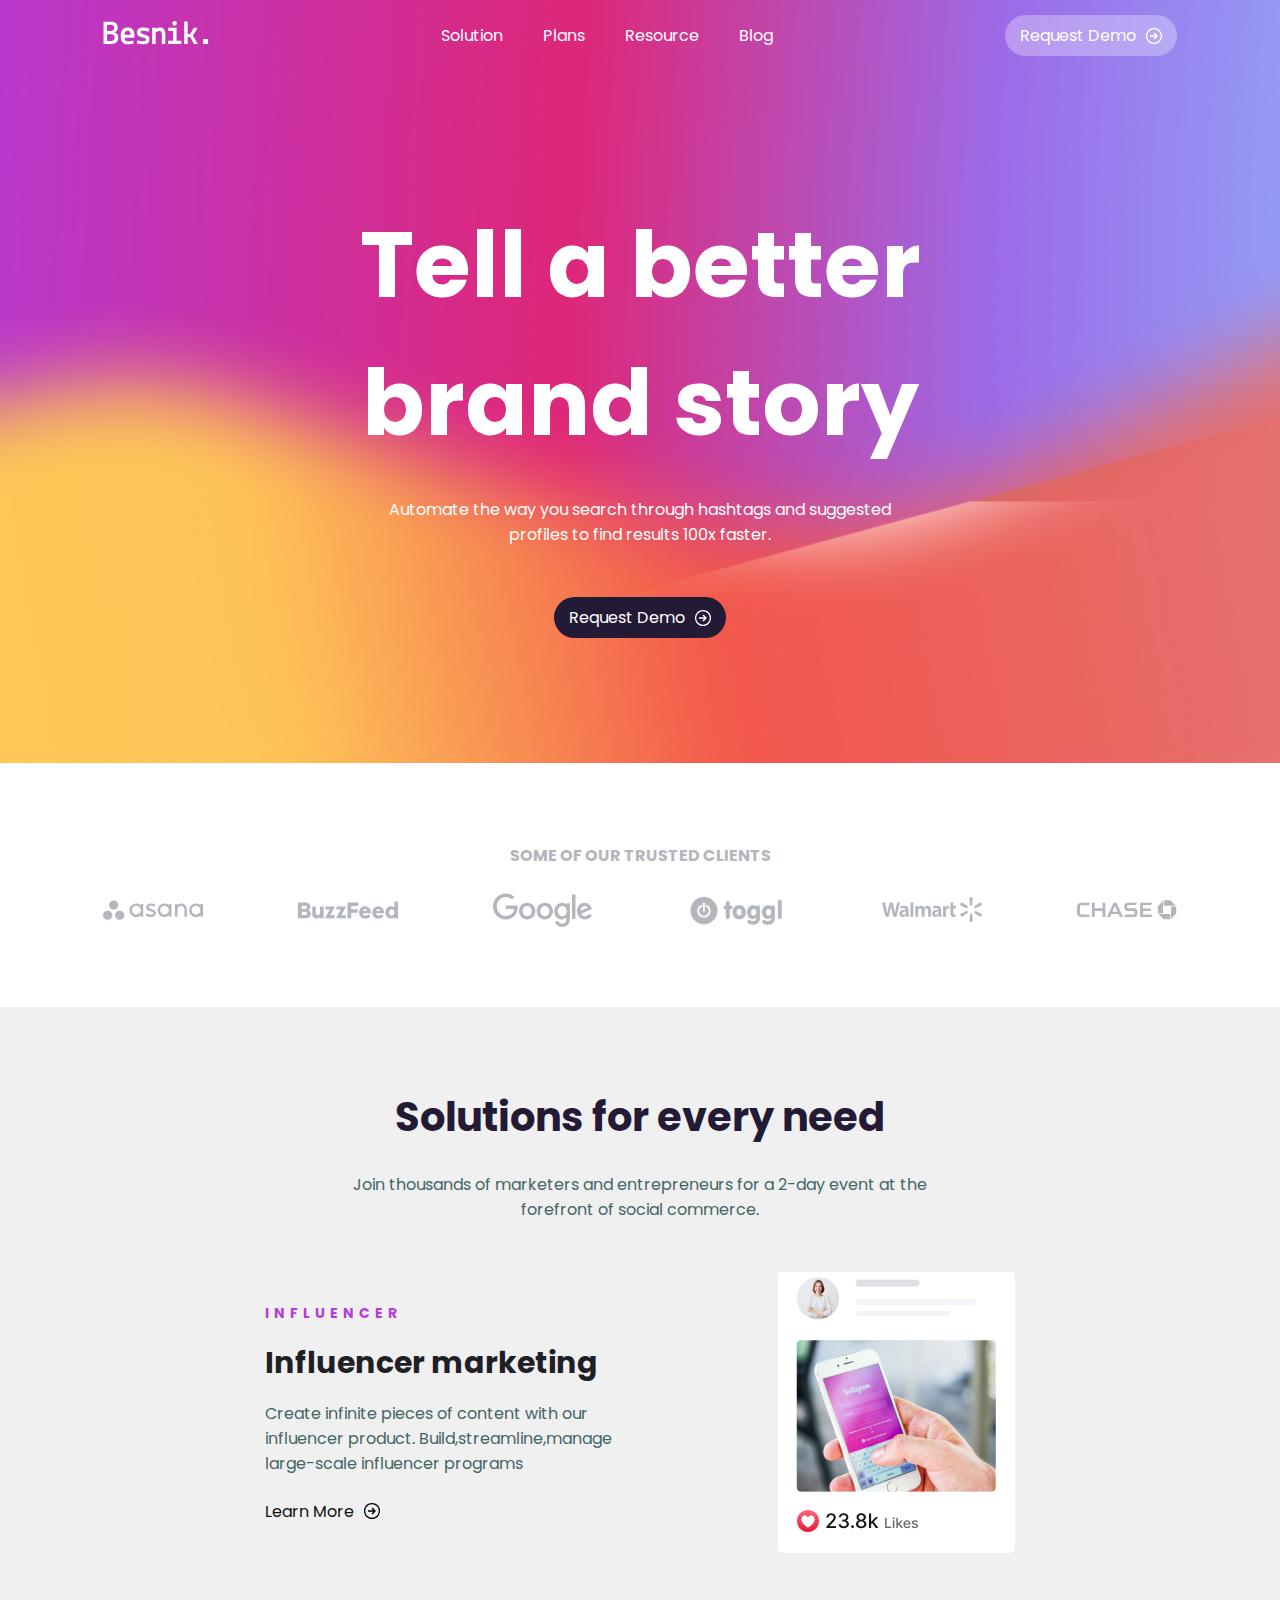
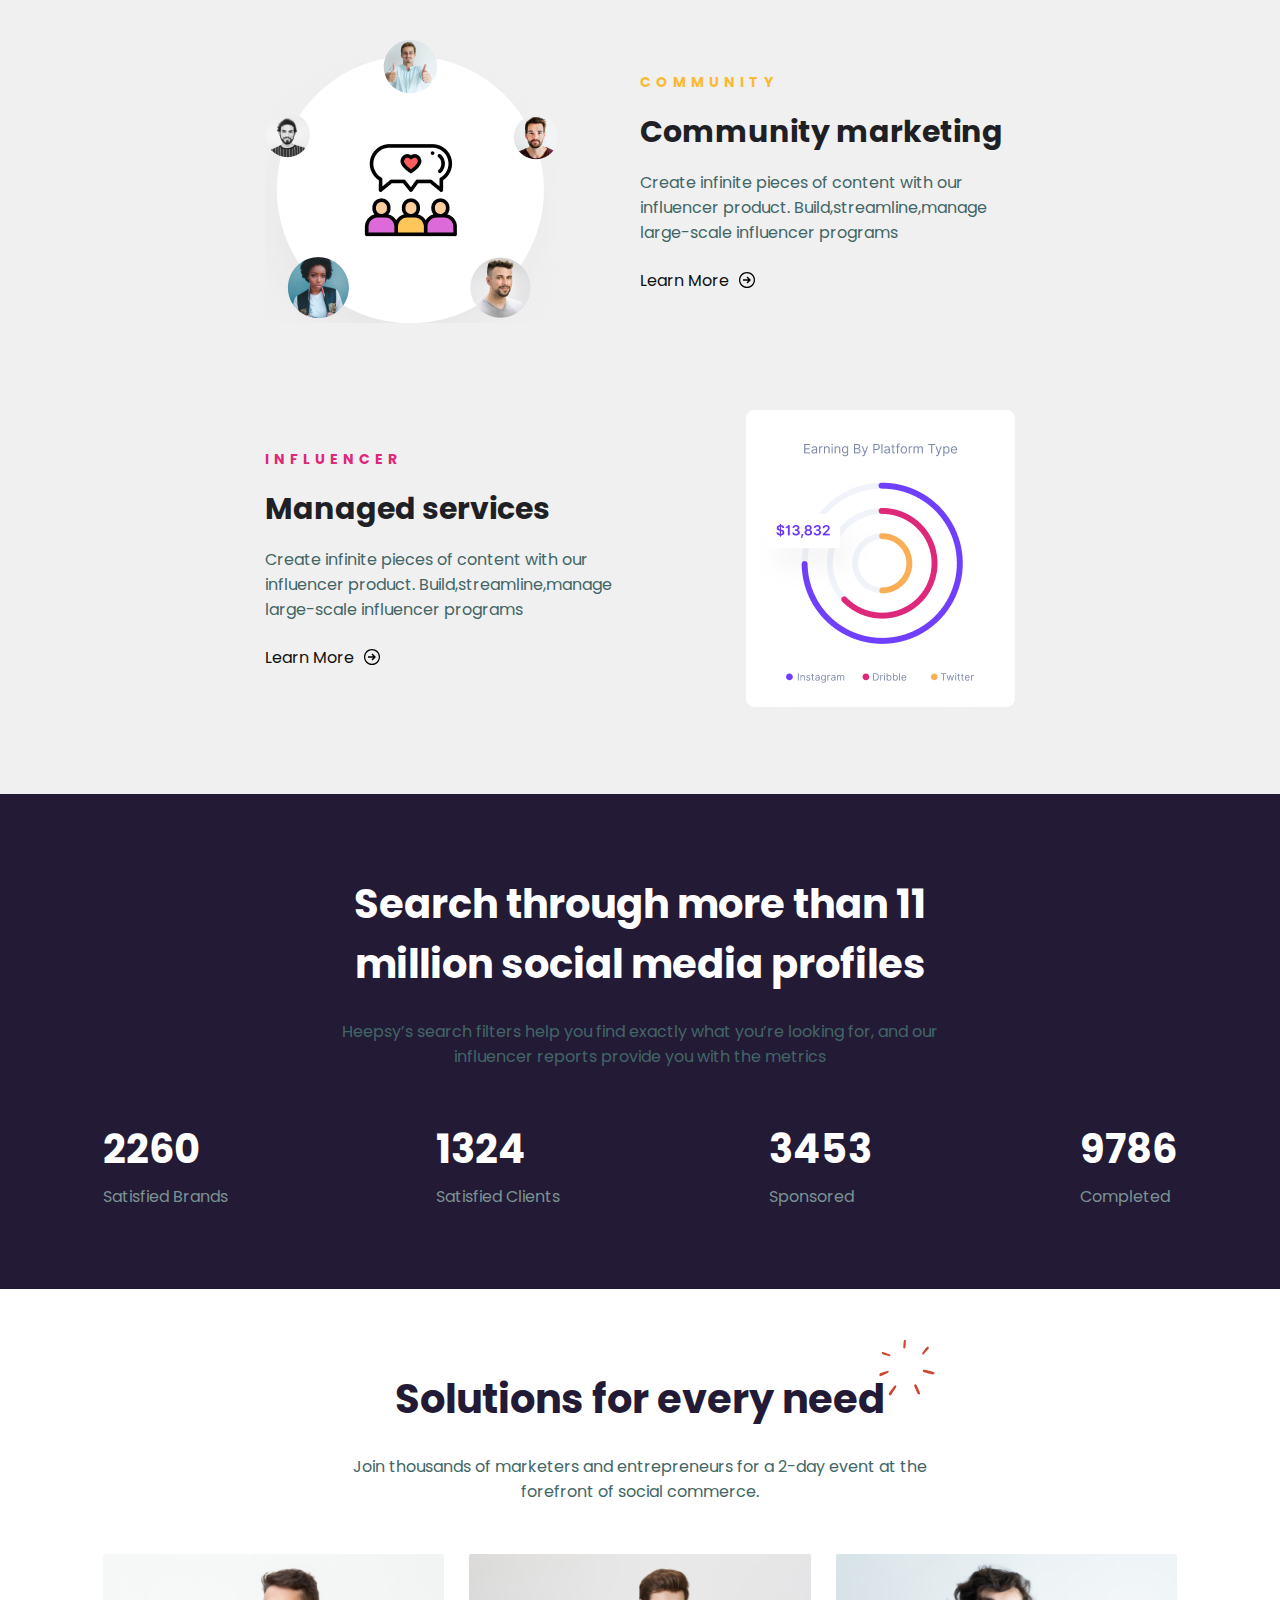
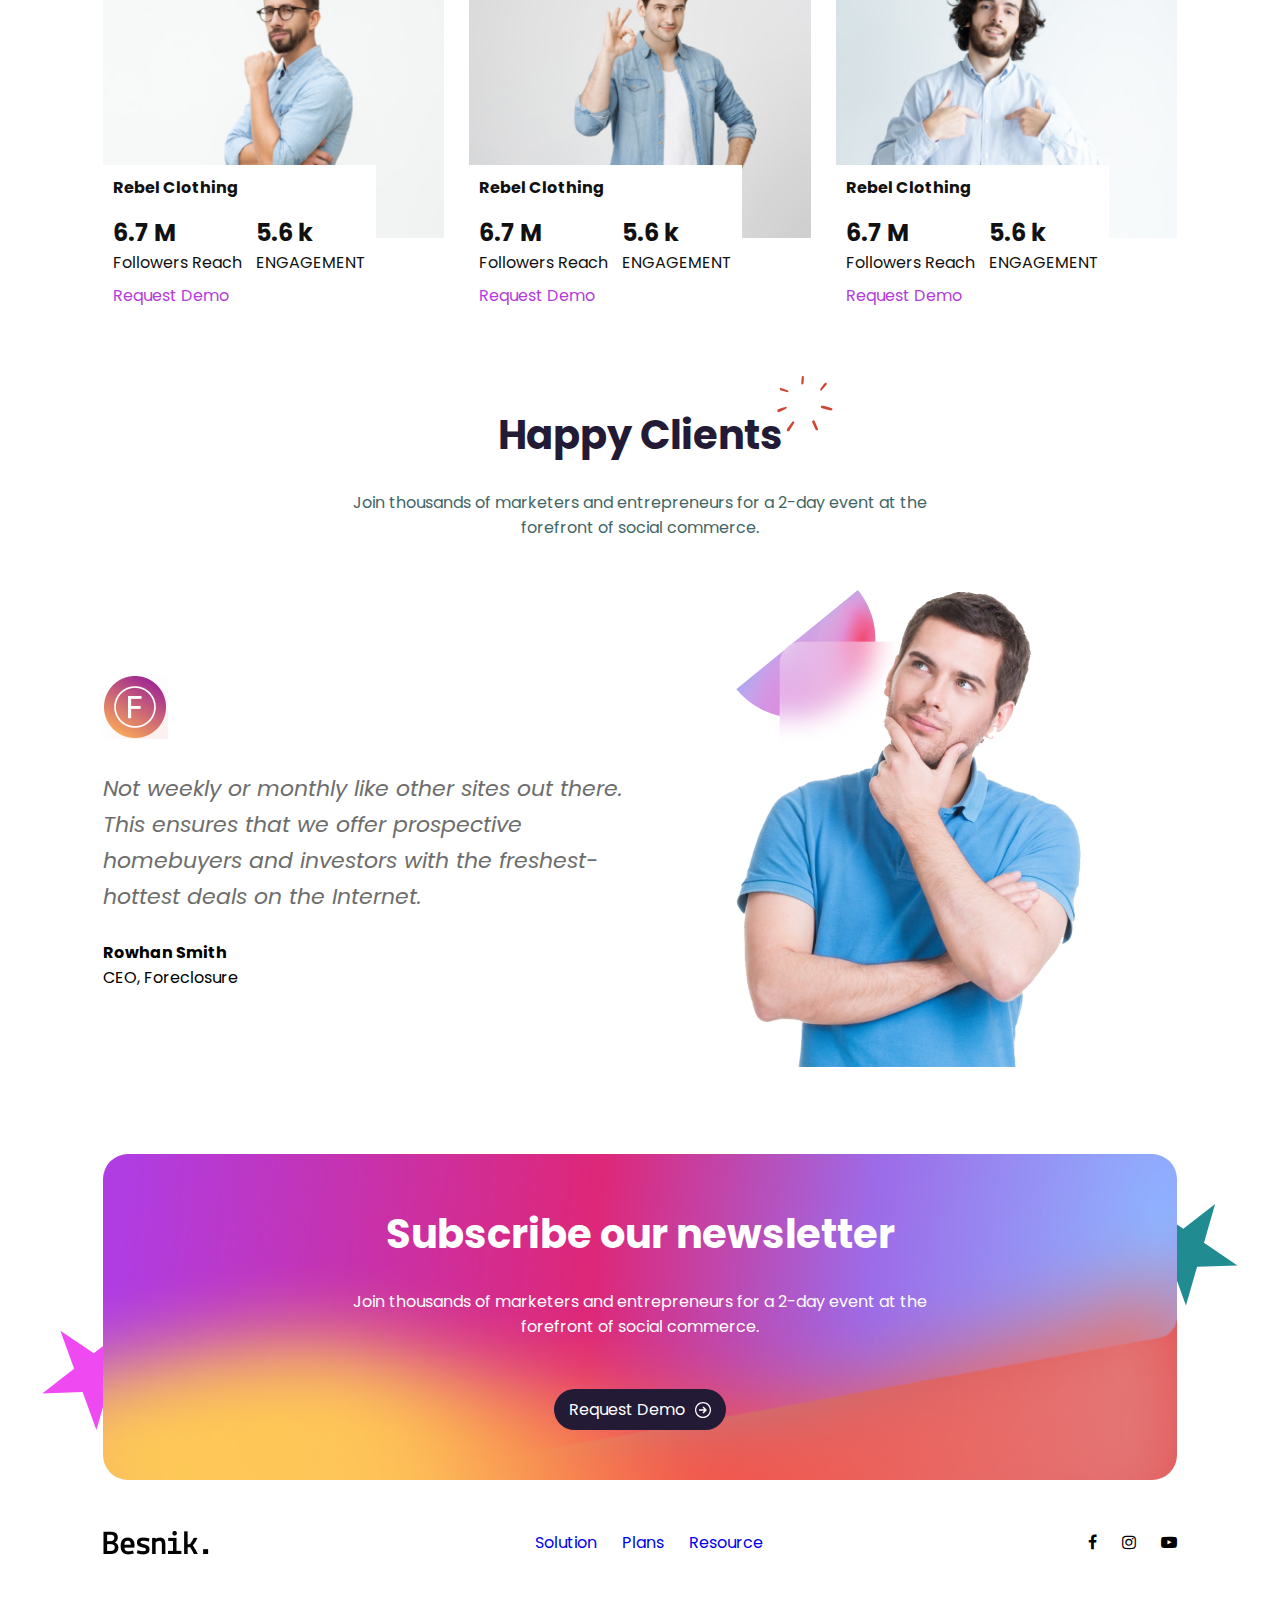
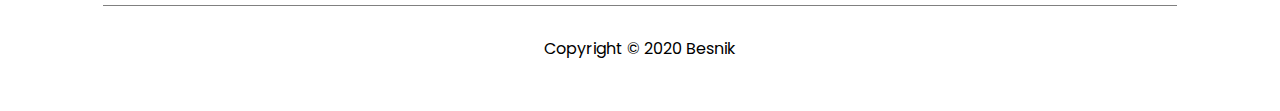
<file: besnik/index.html>
<!DOCTYPE html>
<html lang="en">
<head>
    <meta charset="UTF-8">
    <meta http-equiv="X-UA-Compatible" content="IE=edge">
    <meta name="viewport" content="width=device-width, initial-scale=1.0">
    <title>Besnik</title>
    <link rel="stylesheet" href="https://cdnjs.cloudflare.com/ajax/libs/font-awesome/4.7.0/css/font-awesome.min.css">
    <link rel="stylesheet" href="./style.css">
</head>
<body>
   
    <section class="header-banner">
         <!-- Header -->
        <header>
            <div class="container">
            <div class="header-wrapper">
                <div class="logo">
                    <img src="./img/header/besnik.svg" alt="besnik">
                </div>
                <nav>
                    <ul>
                        <li><a href="#">Solution</a></li>
                        <li><a href="#">Plans</a></li>
                        <li><a href="#">Resource</a></li>
                        <li><a href="#">Blog</a></li>
                    </ul>
                </nav>
                <div class="btn trans">
                    <a href="#">Request Demo
                    <img src="./img/arrow.svg" alt="arrow">
                    </a>
                </div>
            </div>
            </div>
        </header>


        <section class="banner">
            <div class="container">
                <div class="banner-wrapper">
                    <h1><span>Tell a better </span>
                    <span>brand story</span></h1>
                    <p><span>Automate the way you search through hashtags and suggested</span>
                        <span>profiles to find results 100x faster.</span></p>
                    <div class="btn primary">
                        <a href="#">Request Demo
                            <img src="./img/arrow.svg" alt="arrow">
                        </a>
                    </div>    
                </div>
            </div>
        </section>
    </section>

    <section class="clients">
        <div class="container">
            <h5>SOME OF OUR TRUSTED CLIENTS</h5>
            <div class="clinets-wrapper">
                <img src="./img/clients/1.svg" alt="">
                <img src="./img/clients/2.svg" alt="">
                <img src="./img/clients/3.svg" alt="">
                <img src="./img/clients/4.svg" alt="">
                <img src="./img/clients/5.svg" alt="">
                <img src="./img/clients/6.svg" alt="">
            </div>
        </div>
    </section>

    <section class="solutions">
        <div class="container">
            
            <div class="section-heading">
                <h2>Solutions for every need</h2>
                <p>Join thousands of marketers and entrepreneurs for a 2-day event at
                the forefront of social commerce.</p>
            </div>

            <div class="solution-wrapper">
                <div class="solution-box-text">
                    <span>Influencer</span>
                    <h3>Influencer marketing</h3>
                    <p>Create infinite pieces of content with our influencer product. 
                        Build,streamline,manage large-scale influencer programs</p>
                    <div class="btn primary">
                        <a href="#">Learn More
                            <img src="./img/arrow.svg" alt="arrow">
                        </a>
                    </div>      
                </div>
                <div class="solution-box-img">
                        <img src="./img/solution/likes.png" alt="likes">
                </div>
            </div>

            <div class="solution-wrapper">
                <div class="solution-box-img">
                    <img src="./img/solution/community.png" alt="community">
                </div>
                <div class="solution-box-text">
                    <span>Community</span>
                    <h3>Community marketing</h3>
                    <p>Create infinite pieces of content with our influencer product. 
                        Build,streamline,manage large-scale influencer programs</p>
                    <div class="btn primary">
                        <a href="#">Learn More
                            <img src="./img/arrow.svg" alt="arrow">
                        </a>
                    </div>      
                </div>
                
            </div>

            <div class="solution-wrapper">
                <div class="solution-box-text">
                    <span>Influencer</span>
                    <h3>Managed services</h3>
                    <p>Create infinite pieces of content with our influencer product. 
                        Build,streamline,manage large-scale influencer programs</p>
                    <div class="btn primary">
                        <a href="#">Learn More
                            <img src="./img/arrow.svg" alt="arrow">
                        </a>
                    </div>      
                </div>
                <div class="solution-box-img">
                        <img src="./img/solution/services.png" alt="services">
                </div>
            </div>
            
        </div>
    </section>

    <section class="social-media">
       <div class="container">
        <div class="section-heading">
            <h2>Search through more than 11 million social media profiles</h2>
            <p>Heepsy’s search filters help you find exactly what you’re looking for, 
                and our influencer reports provide you with the metrics</p>
        </div>

        <div class="sm-wrapper">
            <div>
                <h2>2260</h2>
                <span>Satisfied Brands</span>
            </div>
            <div>
                <h2>1324</h2>
                <span>Satisfied Clients</span>
            </div>
            <div>
                <h2>3453</h2>
                <span>Sponsored</span>
            </div>
            <div>
                <h2>9786</h2>
                <span>Completed</span>
            </div>
        </div>
       </div>
    </section>

    <section class="need">
        <div class="container">
            <div class="section-heading">
                <h2>Solutions for every need
                    <img class="ab-img" src="./img/happy/ring.png" alt="ring">
                </h2>
                <p>Join thousands of marketers and entrepreneurs for a 2-day event at
                the forefront of social commerce.</p>
            </div>

            <div class="need-wrapper">
                <!-- 1st CHILD -->
              <div class="need-box">
                <img src="./img/need/1.png" alt="men">
                <div class="need-box-ab">
                    <h5>Rebel Clothing</h5>
                    <div class="need-box-inner">
                        <div>
                            <h4>6.7 M</h4>
                            <span>Followers Reach</span>
                        </div>
                        <div>
                            <h4>5.6 k</h4>
                            <span>ENGAGEMENT</span>
                        </div>
                    </div>
                     <div class="btn primary">
                        <a href="#">Request Demo
                            <img src="./img/arrow.svg" alt="arrow">
                        </a>
                    </div> 
                </div>
              </div>
              <!-- 2nd CHILD -->
              <div class="need-box">
                <img src="./img/need/2.png" alt="men">
                <div class="need-box-ab">
                    <h5>Rebel Clothing</h5>
                    <div class="need-box-inner">
                        <div>
                            <h4>6.7 M</h4>
                            <span>Followers Reach</span>
                        </div>
                        <div>
                            <h4>5.6 k</h4>
                            <span>ENGAGEMENT</span>
                        </div>
                    </div>
                     <div class="btn primary">
                        <a href="#">Request Demo
                            <img src="./img/arrow.svg" alt="arrow">
                        </a>
                    </div> 
                </div>
              </div>
              <!-- 3rd CHILD -->
              <div class="need-box">
                <img src="./img/need/3.png" alt="men">
                <div class="need-box-ab">
                    <h5>Rebel Clothing</h5>
                    <div  class="need-box-inner">
                        <div>
                            <h4>6.7 M</h4>
                            <span>Followers Reach</span>
                        </div>
                        <div>
                            <h4>5.6 k</h4>
                            <span>ENGAGEMENT</span>
                        </div>
                    </div>
                     <div class="btn primary">
                        <a href="#">Request Demo
                            <img src="./img/arrow.svg" alt="arrow">
                        </a>
                    </div> 
                </div>
              </div>
            </div>
        </div>
    </section>

    <section class="happy">
        <div class="container">
            <div class="section-heading">
                <h2>Happy Clients
                    <img class="ab-img" src="./img/happy/ring.png" alt="ring">
                </h2>
                <p>Join thousands of marketers and entrepreneurs for a 2-day event at
                the forefront of social commerce.</p>
            </div>

            <div class="happy-wrapper">

                <div>
                    <img src="./img/happy/f.png" alt="f">
                    <p>Not weekly or monthly like other sites out there. 
                        This ensures that we offer prospective homebuyers 
                        and investors with the freshest- hottest deals on 
                        the Internet.</p>
                    
                    <div class="person-detail">
                         <h4>Rowhan Smith</h4>
                         <span>CEO, Foreclosure</span>
                    </div>
                </div>

                <div>
                    <img src="./img/happy/men.png" alt="men">
                </div>
            </div>
        </div>
    </section>

    <section class="newsletter">
       <div class="container">
          <div class="newsletter-wrapper">

            <div class="section-heading">
                <h2>Subscribe our newsletter
                </h2>
                <p>Join thousands of marketers and entrepreneurs for a 2-day event at
                the forefront of social commerce.</p>
            </div>

            <div class="btn primary">
                <a href="#">Request Demo
                    <img src="./img/arrow.svg" alt="arrow">
                </a>
            </div> 

            <div>
                <img src="./img/newsletter/star1.svg" alt="">
                <img src="./img/newsletter/star2.svg" alt="">
            </div>
             
          </div>
       </div>
    </section>


    <footer>
        <div class="container">
            <div class="footer-wrapper">
                <img src="./img/header/besnik.png" alt="besnik">
                <ul>
                    <li><a href="#">Solution</a></li>
                    <li><a href="#">Plans</a></li>
                    <li><a href="#">Resource</a></li>
                </ul>
                <ul>
                    <li><i class="fa fa-facebook" aria-hidden="true"></i></li>
                    <li><i class="fa fa-instagram" aria-hidden="true"></i></li>
                    <li><i class="fa fa-youtube-play" aria-hidden="true"></i></li>
                </ul>
            </div>

            <div class="cp-write">
               <p>Copyright © 2020 Besnik</p>
            </div>
        </div>
    </footer>

    <!-- Hello -->
</body>
</html>
</file>
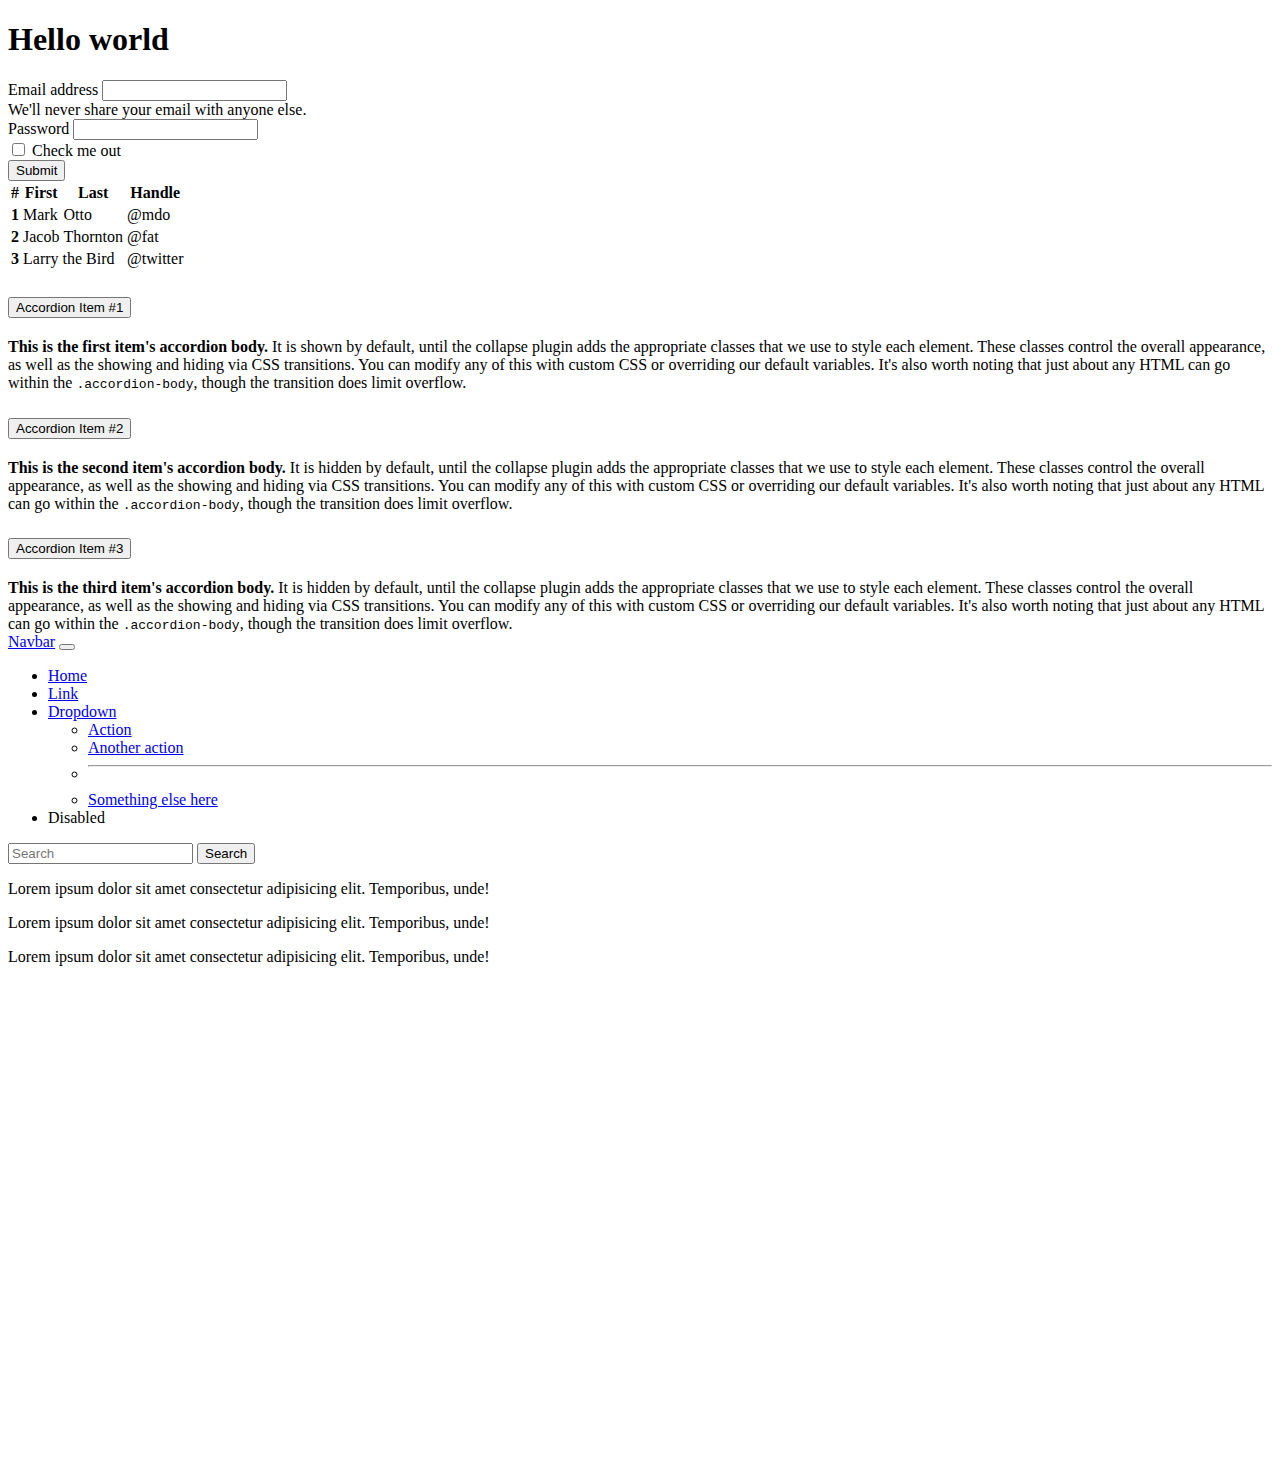
<file: bootstarp/index.html>
<!DOCTYPE html>
<html lang="en">
<head>
    <meta charset="UTF-8">
    <meta http-equiv="X-UA-Compatible" content="IE=edge">
    <meta name="viewport" content="width=device-width, initial-scale=1.0">
    <title>Bootstrap</title>
    <link href="https://cdn.jsdelivr.net/npm/bootstrap@5.3.0-alpha1/dist/css/bootstrap.min.css" rel="stylesheet" integrity="sha384-GLhlTQ8iRABdZLl6O3oVMWSktQOp6b7In1Zl3/Jr59b6EGGoI1aFkw7cmDA6j6gD" crossorigin="anonymous">
</head>
<body>

    <div class="container">
        <h1 class="bg bg-success display-1">Hello world</h1>


        <form class="mt-5">
            <div class="mb-3">
              <label for="exampleInputEmail1" class="form-label">Email address</label>
              <input type="email" class="form-control" id="exampleInputEmail1" aria-describedby="emailHelp">
              <div id="emailHelp" class="form-text">We'll never share your email with anyone else.</div>
            </div>
            <div class="mb-3">
              <label for="exampleInputPassword1" class="form-label">Password</label>
              <input type="password" class="form-control" id="exampleInputPassword1">
            </div>
            <div class="mb-3 form-check">
              <input type="checkbox" class="form-check-input" id="exampleCheck1">
              <label class="form-check-label" for="exampleCheck1">Check me out</label>
            </div>
            <button type="submit" class="btn btn-primary">Submit</button>
          </form>


          <table class="table table-dark mt-5 table-striped">
            <thead>
              <tr>
                <th scope="col">#</th>
                <th scope="col">First</th>
                <th scope="col">Last</th>
                <th scope="col">Handle</th>
              </tr>
            </thead>
            <tbody>
              <tr>
                <th scope="row">1</th>
                <td>Mark</td>
                <td>Otto</td>
                <td>@mdo</td>
              </tr>
              <tr>
                <th scope="row">2</th>
                <td>Jacob</td>
                <td>Thornton</td>
                <td>@fat</td>
              </tr>
              <tr>
                <th scope="row">3</th>
                <td colspan="2">Larry the Bird</td>
                <td>@twitter</td>
              </tr>
            </tbody>
          </table>
    </div>


   <div class="container">
    <div class="accordion mt-5" id="accordionExample">
        <div class="accordion-item">
          <h2 class="accordion-header" id="headingOne">
            <button class="accordion-button" type="button" data-bs-toggle="collapse" data-bs-target="#collapseOne" aria-expanded="true" aria-controls="collapseOne">
              Accordion Item #1
            </button>
          </h2>
          <div id="collapseOne" class="accordion-collapse collapse show" aria-labelledby="headingOne" data-bs-parent="#accordionExample">
            <div class="accordion-body">
              <strong>This is the first item's accordion body.</strong> It is shown by default, until the collapse plugin adds the appropriate classes that we use to style each element. These classes control the overall appearance, as well as the showing and hiding via CSS transitions. You can modify any of this with custom CSS or overriding our default variables. It's also worth noting that just about any HTML can go within the <code>.accordion-body</code>, though the transition does limit overflow.
            </div>
          </div>
        </div>
        <div class="accordion-item">
          <h2 class="accordion-header" id="headingTwo">
            <button class="accordion-button collapsed" type="button" data-bs-toggle="collapse" data-bs-target="#collapseTwo" aria-expanded="false" aria-controls="collapseTwo">
              Accordion Item #2
            </button>
          </h2>
          <div id="collapseTwo" class="accordion-collapse collapse" aria-labelledby="headingTwo" data-bs-parent="#accordionExample">
            <div class="accordion-body">
              <strong>This is the second item's accordion body.</strong> It is hidden by default, until the collapse plugin adds the appropriate classes that we use to style each element. These classes control the overall appearance, as well as the showing and hiding via CSS transitions. You can modify any of this with custom CSS or overriding our default variables. It's also worth noting that just about any HTML can go within the <code>.accordion-body</code>, though the transition does limit overflow.
            </div>
          </div>
        </div>
        <div class="accordion-item">
          <h2 class="accordion-header" id="headingThree">
            <button class="accordion-button collapsed" type="button" data-bs-toggle="collapse" data-bs-target="#collapseThree" aria-expanded="false" aria-controls="collapseThree">
              Accordion Item #3
            </button>
          </h2>
          <div id="collapseThree" class="accordion-collapse collapse" aria-labelledby="headingThree" data-bs-parent="#accordionExample">
            <div class="accordion-body">
              <strong>This is the third item's accordion body.</strong> It is hidden by default, until the collapse plugin adds the appropriate classes that we use to style each element. These classes control the overall appearance, as well as the showing and hiding via CSS transitions. You can modify any of this with custom CSS or overriding our default variables. It's also worth noting that just about any HTML can go within the <code>.accordion-body</code>, though the transition does limit overflow.
            </div>
          </div>
        </div>
      </div>
   </div>



   <div class="container">
    <nav class="navbar navbar-expand-lg bg-body-tertiary mt-5">
        <div class="container-fluid">
          <a class="navbar-brand" href="#">Navbar</a>
          <button class="navbar-toggler" type="button" data-bs-toggle="collapse" data-bs-target="#navbarSupportedContent" aria-controls="navbarSupportedContent" aria-expanded="false" aria-label="Toggle navigation">
            <span class="navbar-toggler-icon"></span>
          </button>
          <div class="collapse navbar-collapse" id="navbarSupportedContent">
            <ul class="navbar-nav me-auto mb-2 mb-lg-0">
              <li class="nav-item">
                <a class="nav-link active" aria-current="page" href="#">Home</a>
              </li>
              <li class="nav-item">
                <a class="nav-link" href="#">Link</a>
              </li>
              <li class="nav-item dropdown">
                <a class="nav-link dropdown-toggle" href="#" role="button" data-bs-toggle="dropdown" aria-expanded="false">
                  Dropdown
                </a>
                <ul class="dropdown-menu">
                  <li><a class="dropdown-item" href="#">Action</a></li>
                  <li><a class="dropdown-item" href="#">Another action</a></li>
                  <li><hr class="dropdown-divider"></li>
                  <li><a class="dropdown-item" href="#">Something else here</a></li>
                </ul>
              </li>
              <li class="nav-item">
                <a class="nav-link disabled">Disabled</a>
              </li>
            </ul>
            <form class="d-flex" role="search">
              <input class="form-control me-2" type="search" placeholder="Search" aria-label="Search">
              <button class="btn btn-outline-success" type="submit">Search</button>
            </form>
          </div>
        </div>
      </nav>
    
   </div>


 <div class="container mt-5">
    <div class="d-flex">
        <div>
          <p>Lorem ipsum dolor sit amet consectetur adipisicing elit. Temporibus, unde!</p>
        </div>
        <div>
          <p>Lorem ipsum dolor sit amet consectetur adipisicing elit. Temporibus, unde!</p>
        </div>
        <div>
          <p>Lorem ipsum dolor sit amet consectetur adipisicing elit. Temporibus, unde!</p>
        </div>
     </div>
 </div>

   <div style="margin-bottom: 500px;"></div>


    <script src="https://cdn.jsdelivr.net/npm/bootstrap@5.3.0-alpha1/dist/js/bootstrap.bundle.min.js" integrity="sha384-w76AqPfDkMBDXo30jS1Sgez6pr3x5MlQ1ZAGC+nuZB+EYdgRZgiwxhTBTkF7CXvN" crossorigin="anonymous"></script>
</body>
</html>
</file>
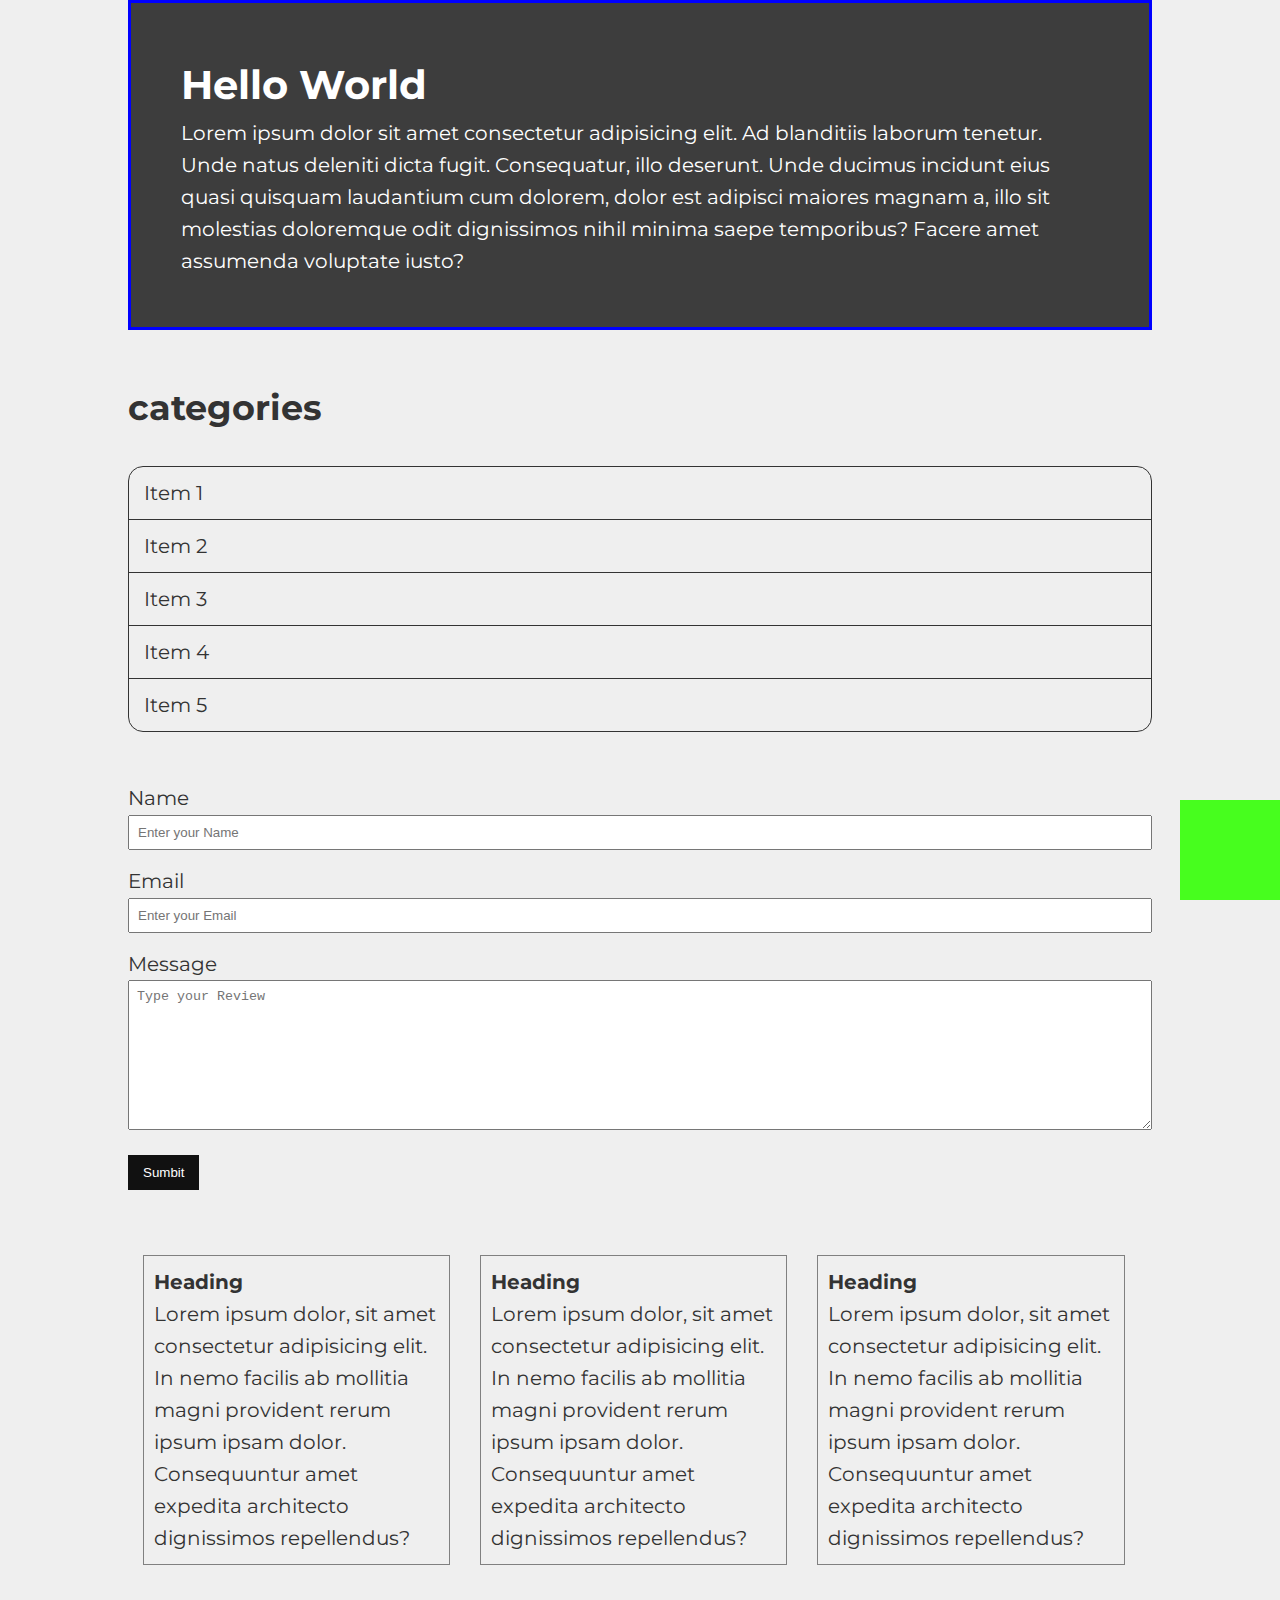
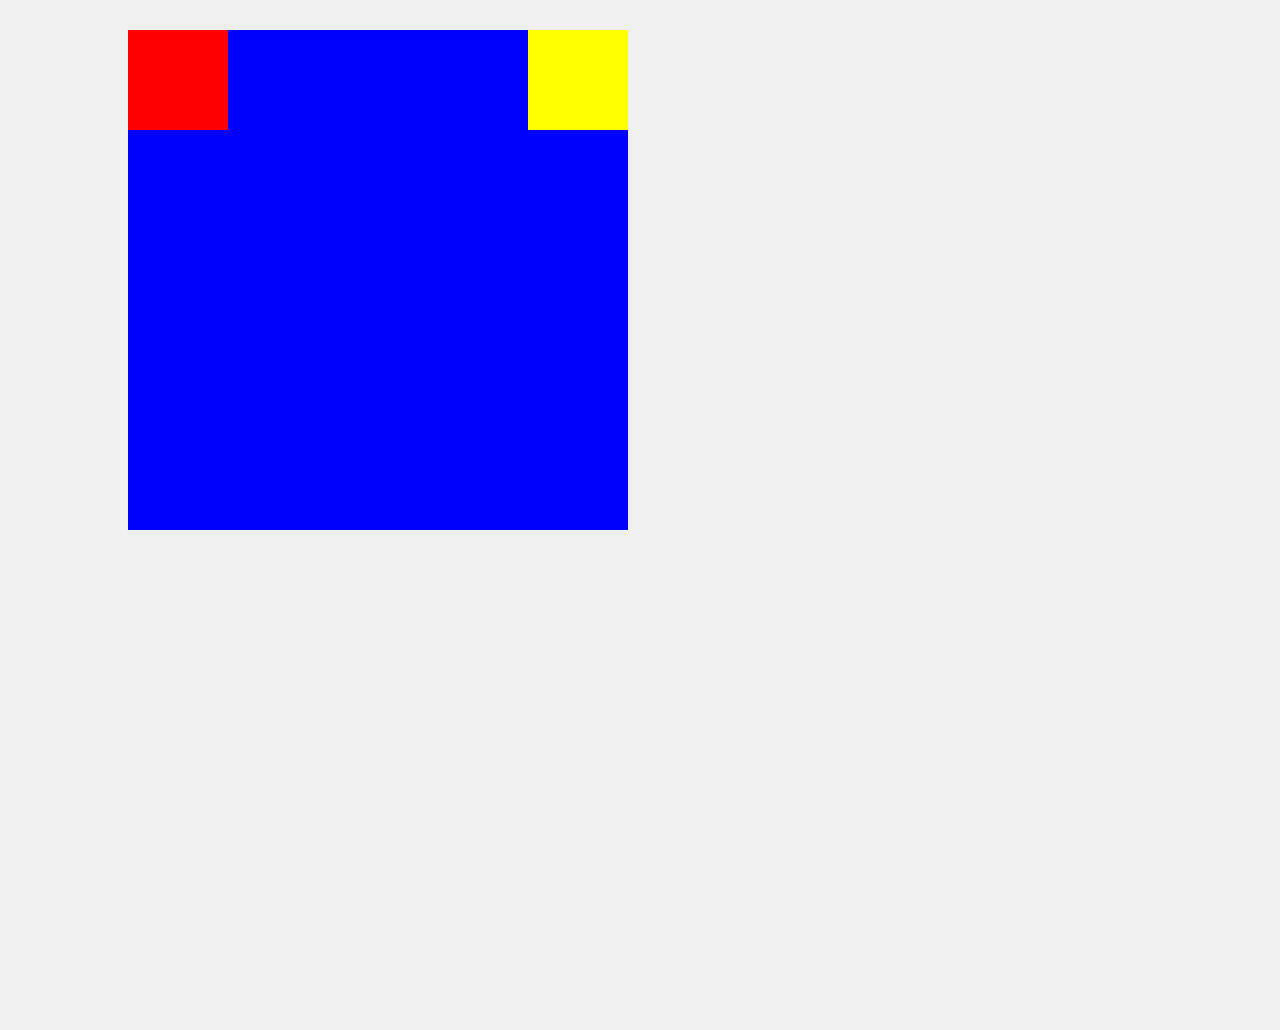
<file: css/index.html>
<!DOCTYPE html>
<html lang="en">
<head>
    <meta charset="UTF-8">
    <meta http-equiv="X-UA-Compatible" content="IE=edge">
    <meta name="viewport" content="width=device-width, initial-scale=1.0">
    <title>CSS</title>
    <!-- <style>
        h1{
            color: blue;
            background-color: green;
        }
    </style> -->
    <link rel="preconnect" href="https://fonts.googleapis.com">
    <link rel="preconnect" href="https://fonts.gstatic.com" crossorigin>
    <link href="https://fonts.googleapis.com/css2?family=Montserrat:wght@400;500;600;700&display=swap" rel="stylesheet">
    <link rel="stylesheet" href="./style.css">
   
</head>
<body>
    <!-- <a href="./test.html">Test</a> -->
    <!-- INLINE CSS -->
    <!-- <h1 style="color: green; background-color: red;">Hello World</h1> -->

    <!-- INTERNAL CSS -->
    <!-- <h1>Hello World</h1> -->

    <!-- EXTERNAL CSS -->

    <div class="container">
        <div class="box">
            <h1>Hello World</h1>
            <p>Lorem ipsum dolor sit amet consectetur 
                adipisicing elit. Ad blanditiis laborum 
                tenetur. Unde natus deleniti dicta fugit. 
                Consequatur, illo deserunt. Unde ducimus 
                incidunt eius quasi quisquam laudantium 
                cum dolorem, dolor est adipisci maiores 
                magnam a, illo sit molestias doloremque 
                odit dignissimos nihil minima saepe 
                temporibus? Facere amet assumenda voluptate 
            iusto?</p>   
        </div>
    </div>

    <section class="categories">
        <div class="container">
            <h2 class="heading">categories</h2>
            <ul>
                <li>Item 1</li>
                <li>Item 2</li>
                <li>Item 3</li>
                <li>Item 4</li>
                <li class="no-border">Item 5</li>
            </ul>
        </div>
    </section>

    <section class="my-form">
       <div class="container">
          <form>
             <div class="form-group">
                <label>Name</label>
                <input type="text" name="name" placeholder="Enter your Name">
             </div>
             <div class="form-group">
                <label>Email</label>
                <input type="email" name="email" placeholder="Enter your Email">
             </div>
             <div class="form-group">
                <label>Message</label>
                <textarea name="message" placeholder="Type your Review"></textarea>
             </div>
             <input class="button" type="submit" value="Sumbit">
          </form>
       </div>
    </section>

    <section class="three-box">
        <div class="container">
            <div class="block">
                <h4>Heading</h4>
                <p>Lorem ipsum dolor, sit amet consectetur adipisicing elit. In nemo facilis ab mollitia magni provident rerum ipsum ipsam dolor. Consequuntur amet expedita architecto dignissimos repellendus?</p>
            </div>
            <div class="block">
                <h4>Heading</h4>
                <p>Lorem ipsum dolor, sit amet consectetur adipisicing elit. In nemo facilis ab mollitia magni provident rerum ipsum ipsam dolor. Consequuntur amet expedita architecto dignissimos repellendus?</p>
            </div>
            <div class="block">
                <h4>Heading</h4>
                <p>Lorem ipsum dolor, sit amet consectetur adipisicing elit. In nemo facilis ab mollitia magni provident rerum ipsum ipsam dolor. Consequuntur amet expedita architecto dignissimos repellendus?</p>
            </div>
            <div class="clr"></div>
        </div>
    </section>
    

    <section class="position">
        <div class="container">
            <div class="pos-box">
                <div class="pos-box-child-1"></div>
                <div class="pos-box-child-2"></div>
                <div class="pos-box-child-3"></div>
                <div class="pos-box-child-4"></div>
                <div class="pos-box-child-5"></div>
                <div class="pos-box-child-6"></div>
                <div class="pos-box-child-7"></div>
                <div class="pos-box-child-8"></div>
            </div>
        </div>
    </section>
   
    <!-- <div class="box-size-1"></div>
    <div class="box-size-2"></div> -->

    <div style="margin-bottom: 500px;">

    </div>

  

   

  
</body>
</html>
</file>
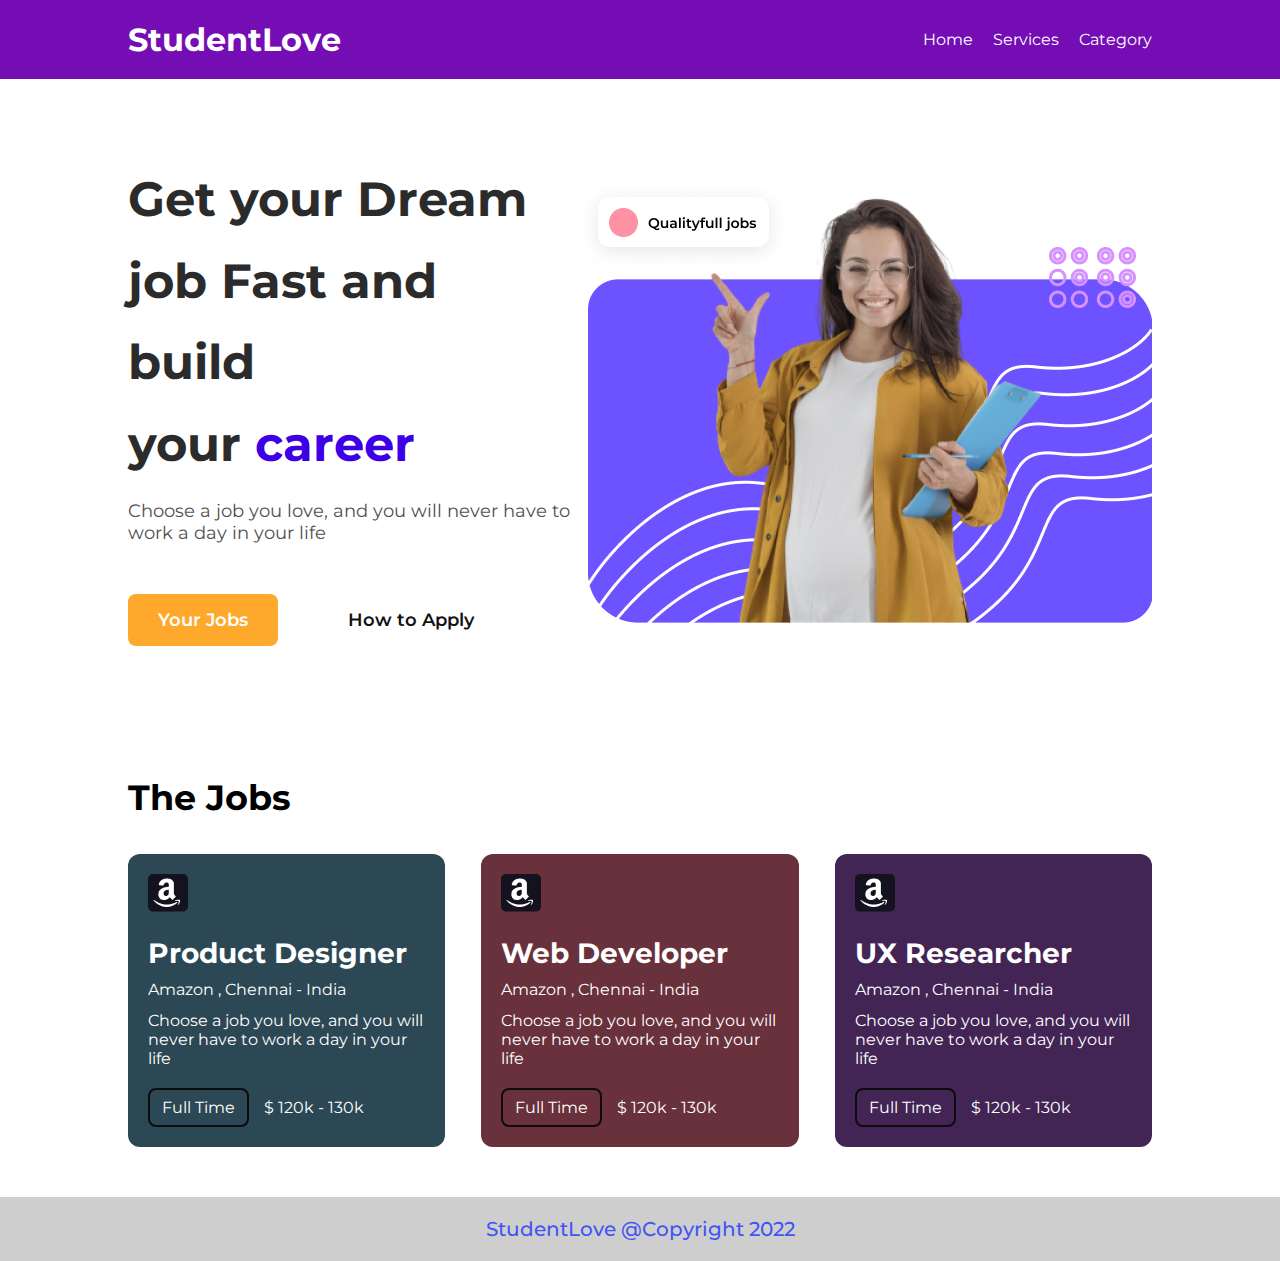
<file: flex-webpage/index.html>
<!DOCTYPE html>
<html lang="en">
<head>
    <meta charset="UTF-8">
    <meta http-equiv="X-UA-Compatible" content="IE=edge">
    <meta name="viewport" content="width=device-width, initial-scale=1.0">
    <title>Flex Webpage</title>
    <link rel="preconnect" href="https://fonts.googleapis.com">
    <link rel="preconnect" href="https://fonts.gstatic.com" crossorigin>
    <link href="https://fonts.googleapis.com/css2?family=Montserrat:wght@400;500;600;700&display=swap" rel="stylesheet">
    <link rel="stylesheet" href="./style.css">
</head>
<body>
    <header>
        <div class="container">
            <div class="header-wrapper">
                <div class="logo">
                    <h4>StudentLove</h4> 
                </div>
                <ul>
                    <li><a href="#">Home</a></li>
                    <li><a href="#">Services</a></li>
                    <li><a href="#">Category</a></li>
                </ul>
            </div>
        </div>
    </header>

    <section class="banner">
        <div class="container">
            <div class="banner-wrapper">
                <!-- First Child -->
               <div>
                 <h1>Get your Dream <br> job Fast and build <br> your <span>career</span></h1>
                 <p>Choose a job you love, and you will never have to 
                    work a day in your life</p>
                    <div class="banner-btn">
                        <a href="#">Your Jobs</a>
                        <a href="#">How to Apply</a>
                    </div>
               </div>
               <!-- Second Child -->
               <div>
                <img src="./img/girl.png" alt="girl">
               </div>
            </div>
        </div>
    </section>

    <section class="jobs">
        <div class="container">
             <h2>The Jobs</h2> 
            <div class="jobs-wrapper">
                <div class="job-box">
                    <img src="./img/am.png" alt="amazon">
                    <h4>Product Designer</h4>
                    <span>Amazon , Chennai - India</span>
                    <p>Choose a job you love, and you will never
                        have to work a day in your life</p>
                    <div class="jobs-btn">
                       <a href="#">Full Time</a> 
                       <span>$ 120k - 130k</span>
                    </div>    
                </div>
                <div class="job-box">
                    <img src="./img/am.png" alt="amazon">
                    <h4>Web Developer</h4>
                    <span>Amazon , Chennai - India</span>
                    <p>Choose a job you love, and you will never
                        have to work a day in your life</p>
                    <div class="jobs-btn">
                       <a href="#">Full Time</a> 
                       <span>$ 120k - 130k</span>
                    </div>    
                </div>
                <div class="job-box">
                    <img src="./img/am.png" alt="amazon">
                    <h4>UX Researcher</h4>
                    <span>Amazon , Chennai - India</span>
                    <p>Choose a job you love, and you will never
                        have to work a day in your life</p>
                    <div class="jobs-btn">
                       <a href="#">Full Time</a> 
                       <span>$ 120k - 130k</span>
                    </div>    
                </div>
                
            </div>
        </div>
    </section>

    <footer>
        <div class="container">
            <p>StudentLove @Copyright 2022</p>
        </div>
    </footer>
 
     
</body>
</html>
</file>
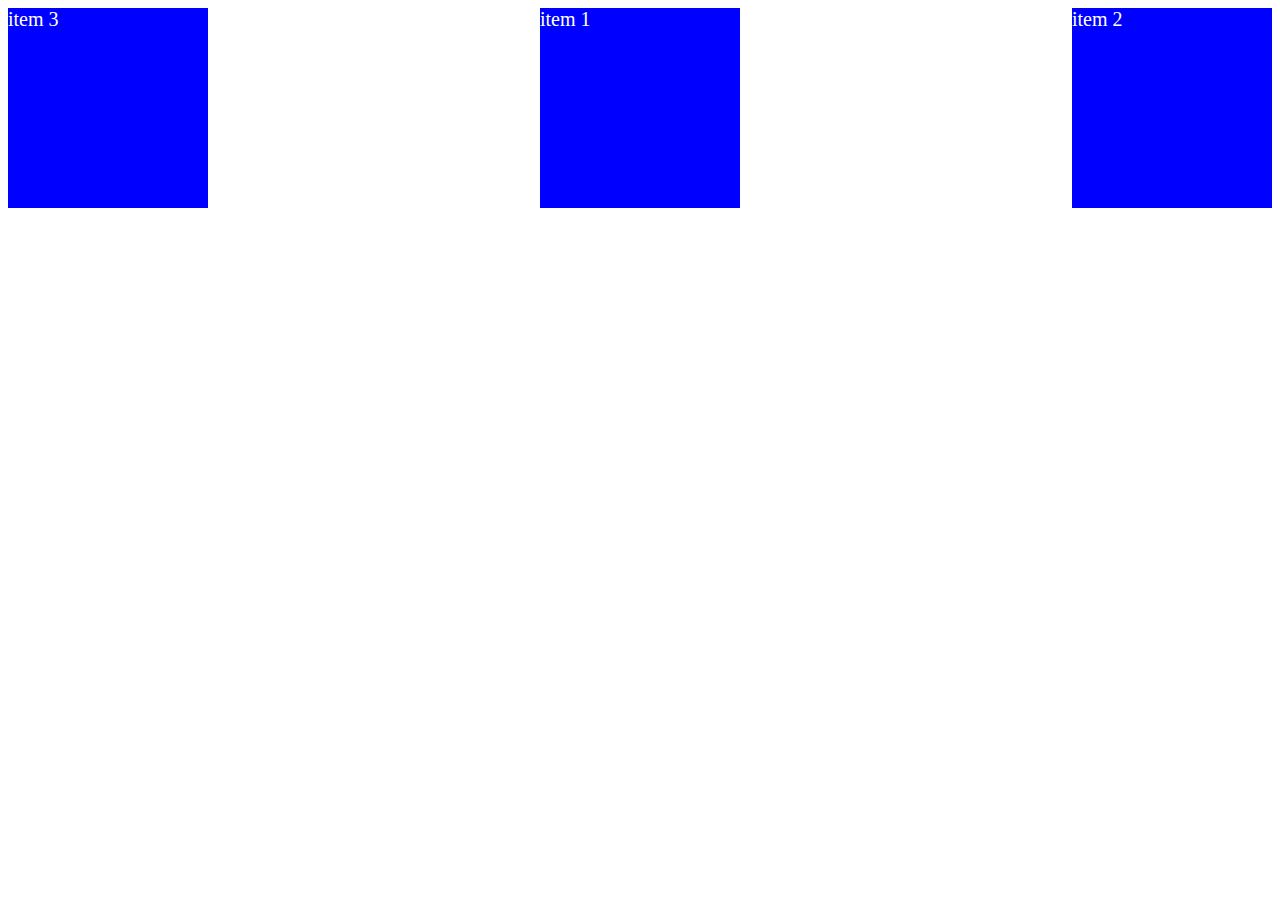
<file: flex/index.html>
<!DOCTYPE html>
<html lang="en">
<head>
    <meta charset="UTF-8">
    <meta http-equiv="X-UA-Compatible" content="IE=edge">
    <meta name="viewport" content="width=device-width, initial-scale=1.0">
    <title>Flex</title>
    <link rel="stylesheet" href="./style.css">
</head>
<body>
    <div class="flex-parent">
        <div class="flex-child">
            item 1
        </div>
        <div class="flex-child">
            item 2
        </div>
        <div class="flex-child">
            item 3
        </div>
    </div>
</body>
</html>
</file>
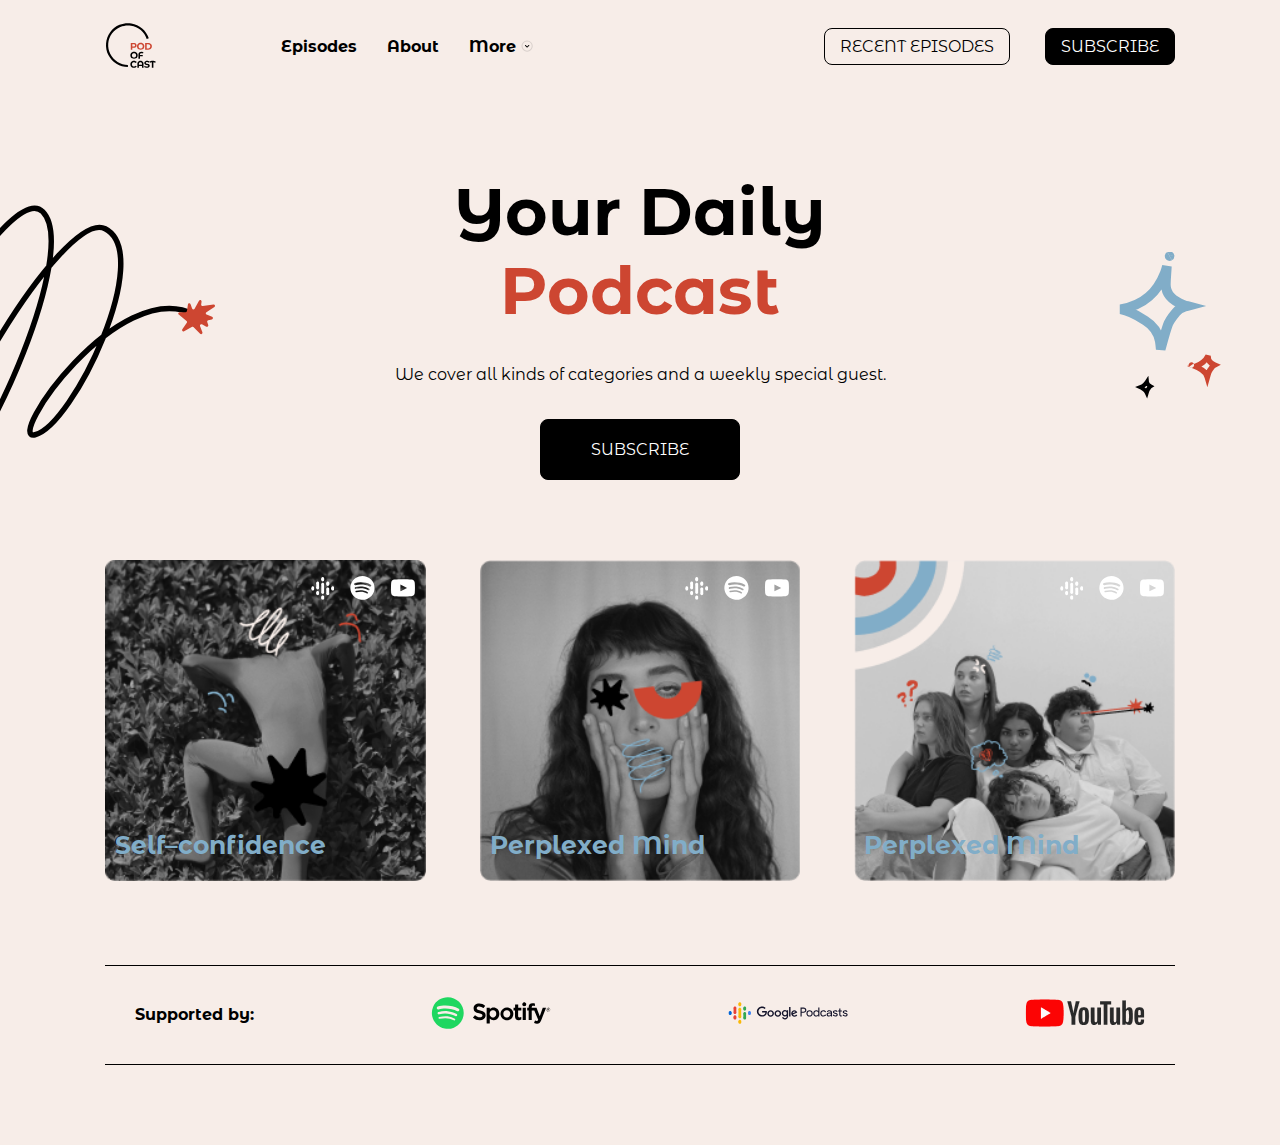
<file: podcast/index.html>
<!DOCTYPE html>
<html lang="en">
<head>
    <meta charset="UTF-8">
    <meta http-equiv="X-UA-Compatible" content="IE=edge">
    <meta name="viewport" content="width=device-width, initial-scale=1.0">
    <title>Podcast</title>
    <link href="https://cdn.jsdelivr.net/npm/bootstrap@5.3.0-alpha1/dist/css/bootstrap.min.css" rel="stylesheet" integrity="sha384-GLhlTQ8iRABdZLl6O3oVMWSktQOp6b7In1Zl3/Jr59b6EGGoI1aFkw7cmDA6j6gD" crossorigin="anonymous">
    <link rel="stylesheet" href="./css/style.css">
</head>
<body>

    <header>
        <div class="container">
            <div class="header-wrapper">
                <div>
                    <img src="./img/logo.svg" alt="">
                    <ul>
                        <li><a href="#">Episodes</a></li>
                        <li><a href="#">About</a></li>

                        <li><a href="#">More <img src="./img/header/icon.svg" alt=""></a>
                           <ul>
                             <li><a href="#">Item 1</a></li>
                             <li><a href="#">Item 2</a></li>
                             <li><a href="#">Item 3</a></li>
                           </ul>
                        </li>
                    </ul>
                </div>
                <div>
                    <a href="#" class="btn">
                        RECENT EPISODES
                    </a>
                    <a href="#" class="btn-solid">
                        SUBSCRIBE
                    </a>
                </div>
            </div>
        </div>
    </header>

     <section class="banner">
           <div class="banner-wrapper"> 
             <div class="container">
                <h1>Your Daily
                    <span>Podcast</span></h1>
                <p>We cover all kinds of categories and
                        a weekly special guest.</p>
                
                <div>
                    <a href="#" class="btn-solid">
                        SUBSCRIBE
                    </a>
                </div>
             </div>
                
                <div class="hang-img">
                    <img src="./img/banner/left.svg" alt="left"> 
                    <img src="./img/banner/right.svg" alt="right"> 
                </div>
           </div>

            <div class="container">
                <div class="banner-img">
                    <div>
                       <img src="./img/banner/1.png" alt="">
                       <h3>Self–confidence</h3>
                       <div class="banner-icon">
                          <a href="#">
                            <img src="./img/banner/supported/icon-podcast.svg" alt="">
                          </a>
                          <a href="#">
                            <img src="./img/banner/supported/icon-spotify.svg" alt="">
                          </a>
                          <a href="#">
                            <img src="./img/banner/supported/icon-youtube.svg" alt="">
                          </a>
                       </div>
                    </div>
                    <div>
                       <img src="./img/banner/2.png" alt="">
                       <h3>Perplexed Mind</h3>
                       <div class="banner-icon">
                          <a href="#">
                            <img src="./img/banner/supported/icon-podcast.svg" alt="">
                          </a>
                          <a href="#">
                            <img src="./img/banner/supported/icon-spotify.svg" alt="">
                          </a>
                          <a href="#">
                            <img src="./img/banner/supported/icon-youtube.svg" alt="">
                          </a>
                       </div>
                    </div>
                    <div>
                       <img src="./img/banner/3.png" alt="">
                       <h3>Perplexed Mind</h3>
                       <div class="banner-icon">
                          <a href="#">
                            <img src="./img/banner/supported/icon-podcast.svg" alt="">
                          </a>
                          <a href="#">
                            <img src="./img/banner/supported/icon-spotify.svg" alt="">
                          </a>
                          <a href="#">
                            <img src="./img/banner/supported/icon-youtube.svg" alt="">
                          </a>
                       </div>
                    </div>
                 </div>
            </div>

            <div class="container">
                <div class="supported">
                    <div>
                        <h4>Supported by:</h4>
                    </div>
                    <div>
                        <img src="./img/banner/supported/spotify.svg" alt="">
                    </div>
                    <div>
                        <img src="./img/banner/supported/podcast.svg" alt="">
                    </div>
                    <div>
                        <img src="./img/banner/supported/youtube.svg" alt="">
                    </div>
                </div>
            </div>
</section> 



    <!-- <div class="test-flex">
       <div></div>
       <div></div>
    </div>
    <div class="test-flex-2">
       <div></div>
       <div></div>
    </div>


    <button class="btn-basic">Click Me</button>
    <button class="btn-hold">Hold Me</button>
    <button class="btn-three">Hold Me</button>

    <h1>Hello</h1> -->
    <script src="https://cdn.jsdelivr.net/npm/bootstrap@5.3.0-alpha1/dist/js/bootstrap.bundle.min.js" integrity="sha384-w76AqPfDkMBDXo30jS1Sgez6pr3x5MlQ1ZAGC+nuZB+EYdgRZgiwxhTBTkF7CXvN" crossorigin="anonymous"></script>
</body>
</html>
</file>
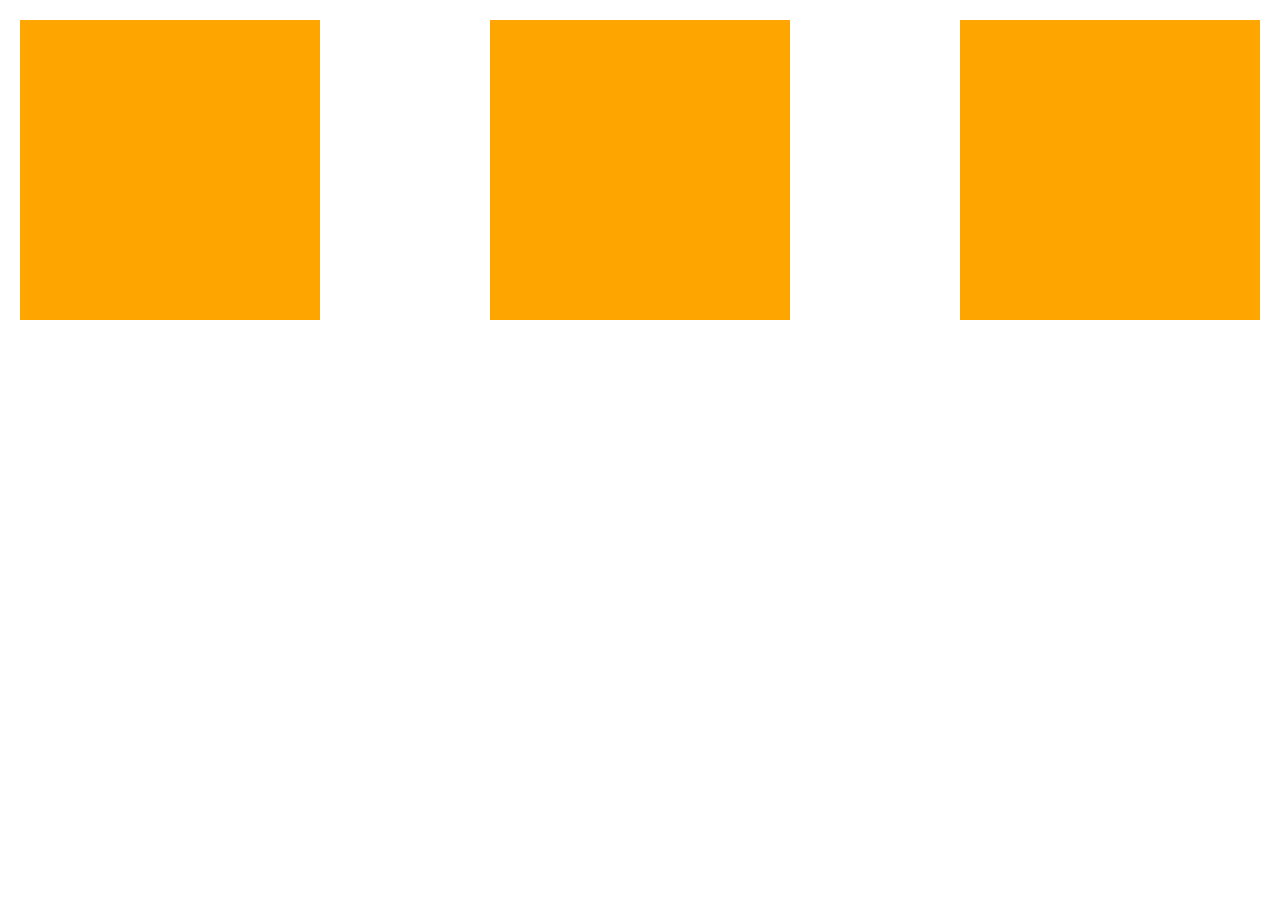
<file: responsive/index.html>
<!DOCTYPE html>
<html lang="en">
<head>
    <meta charset="UTF-8">
    <meta http-equiv="X-UA-Compatible" content="IE=edge">
    <meta name="viewport" content="width=device-width, initial-scale=1.0">
    <title>Responsive Design</title>
    <link rel="stylesheet" href="./style.css">
</head>
<body>
    <div class="box">
        <div></div>
        <div></div>
        <div></div>
    </div>
</body>
</html>
</file>
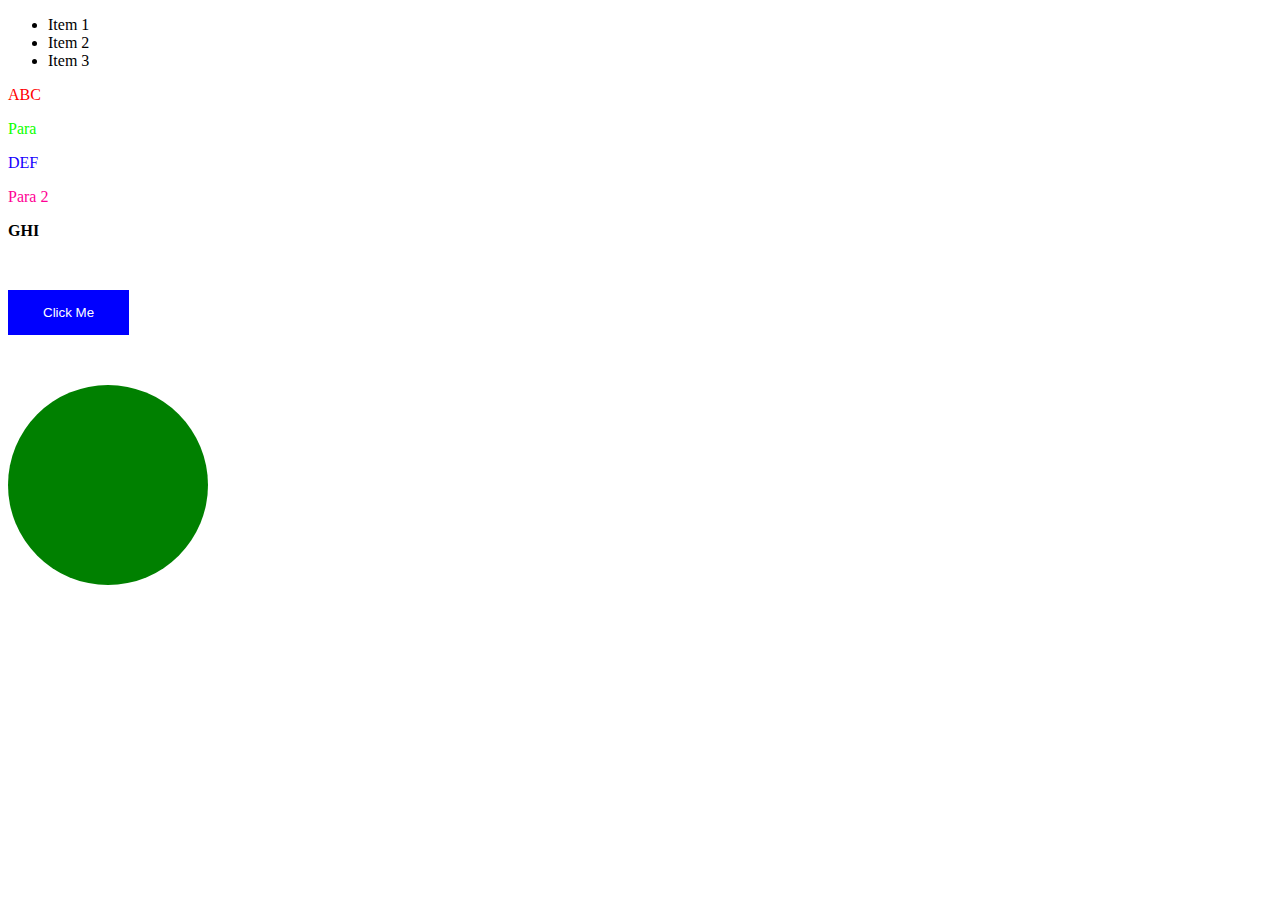
<file: selector/index.html>
<!DOCTYPE html>
<html lang="en">
<head>
    <meta charset="UTF-8">
    <meta http-equiv="X-UA-Compatible" content="IE=edge">
    <meta name="viewport" content="width=device-width, initial-scale=1.0">
    <title>Flex</title>
    <link rel="stylesheet" href="./style.css">
</head>
<body>
    <!-- <h1>Flex Box</h1> -->
    <div class="parent">
        <ul>
            <li>Item 1</li>
            <li>Item 2</li>
            <li>Item 3</li>
        </ul>
        <div>ABC</div>
        <p>Para</p>
        <div>DEF</div>
        <p>Para 2</p>
        <b>GHI</b>
    </div>

    <button>Click Me</button>

    <div class="width">
        <p>Lorem, ipsum dolor sit amet consectetur adipisicing elit. Iusto, ipsa.</p>
    </div>
</body>
</html>
</file>
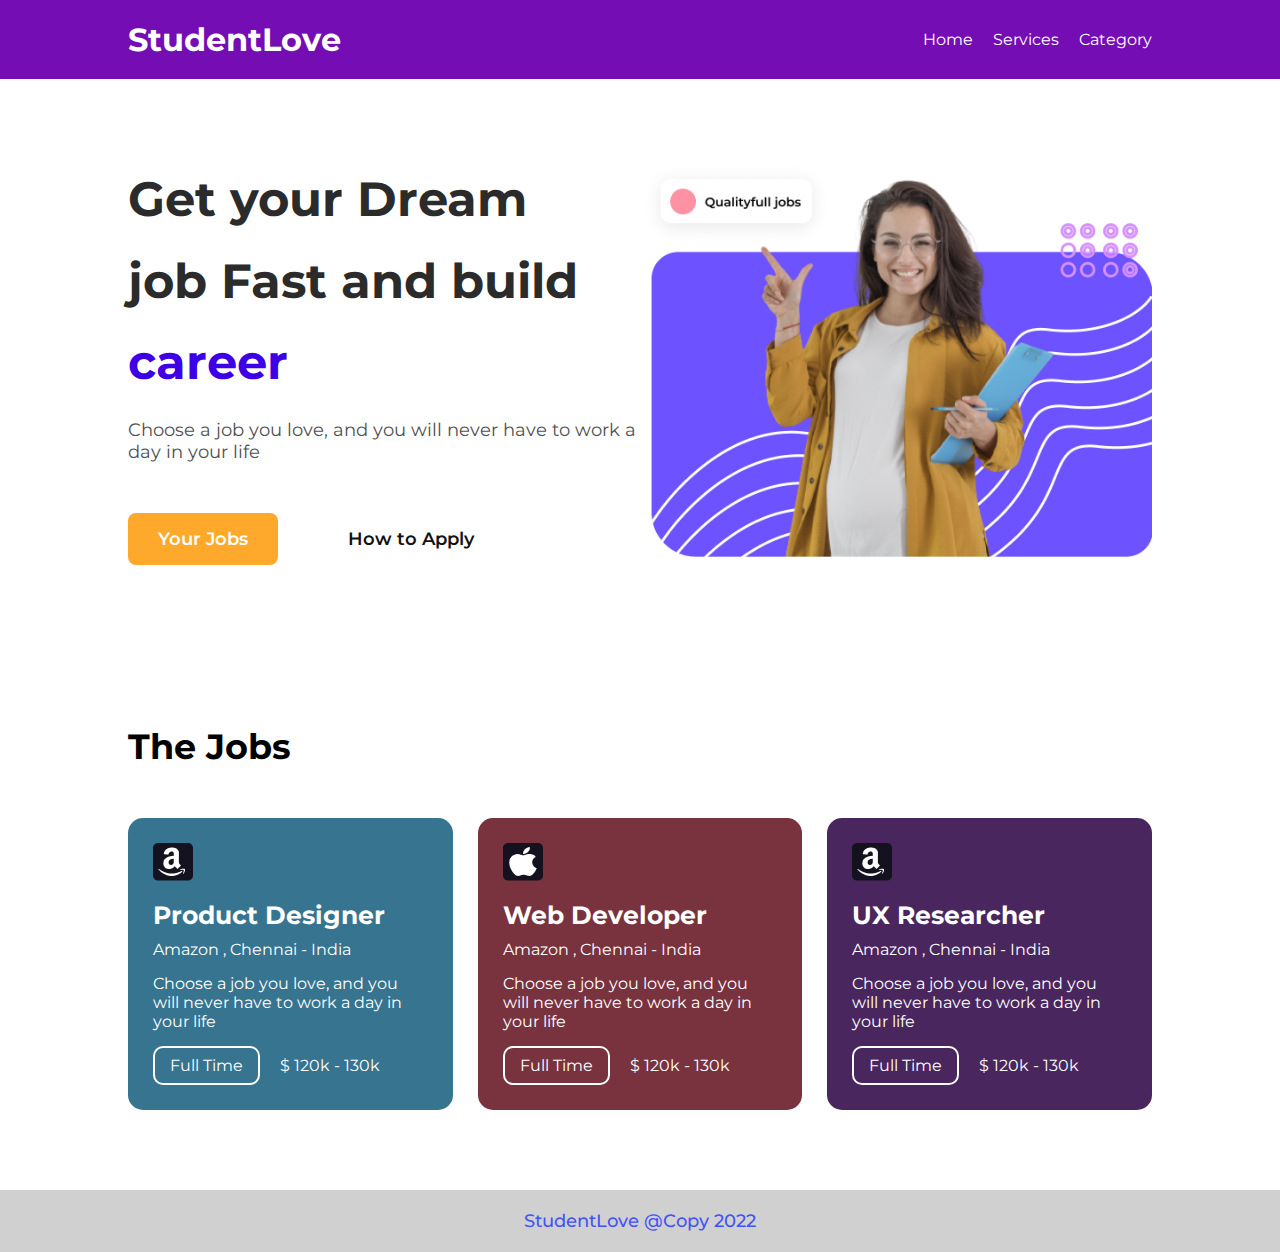
<file: flex-res/flex-webpage/index.html>
<!DOCTYPE html>
<html lang="en">
<head>
    <meta charset="UTF-8">
    <meta http-equiv="X-UA-Compatible" content="IE=edge">
    <meta name="viewport" content="width=device-width, initial-scale=1.0">
    <title>Flex Webpage</title>
    <link rel="preconnect" href="https://fonts.googleapis.com">
    <link rel="preconnect" href="https://fonts.gstatic.com" crossorigin>
    <link href="https://fonts.googleapis.com/css2?family=Montserrat:wght@400;500;600;700&display=swap" rel="stylesheet">
    <link rel="stylesheet" href="./style.css">
</head>
<body>
    <header>
        <div class="container">
            <div class="header-wrapper">
                <div class="logo">
                    <h4>StudentLove</h4> 
                </div>
                <ul>
                    <li><a href="#">Home</a></li>
                    <li><a href="#">Services</a></li>
                    <li><a href="#">Category</a></li>
                </ul>
            </div>
        </div>
    </header>

    <section class="banner">
        <div class="container">
            <div class="banner-wrapper">
                <!-- First Child -->
               <div class="child-1">
                 <h1><span>Get your Dream </span> <span> job Fast and build</span> <span class="blue">career</span></h1>
                 <p>Choose a job you love, and you will never have to 
                    work a day in your life</p>
                    <div class="banner-btn">
                        <a href="#">Your Jobs</a>
                        <a href="#">How to Apply</a>
                    </div>
               </div>
               <!-- Second Child -->
               <div class="child-2">
                <img src="./img/girl.png" alt="girl">
               </div>
            </div>
        </div>
    </section>

    <section class="the-jobs">
        <div class="container">

            <h2>The Jobs</h2>

            <div class="the-job-wrapper">
                <div class="job-box">
                    <img src="./img/am.png" alt="amazon">
                    <h4>Product Designer</h4>
                    <span>Amazon , Chennai - India</span>
                    <p>Choose a job you love, and you will never have to work a day in your life</p>
                    <div class="job-btn">
                        <a href="#">Full Time</a>
                        <span>$ 120k - 130k</span>
                    </div>
                </div>
                <div class="job-box">
                    <img src="./img/apple.png" alt="apple">
                    <h4>Web Developer</h4>
                    <span>Amazon , Chennai - India</span>
                    <p>Choose a job you love, and you will never have to work a day in your life</p>
                    <div class="job-btn">
                        <a href="#">Full Time</a>
                        <span>$ 120k - 130k</span>
                    </div>
                </div>
                <div class="job-box">
                    <img src="./img/am.png" alt="amazon">
                    <h4>UX Researcher</h4>
                    <span>Amazon , Chennai - India</span>
                    <p>Choose a job you love, and you will never have to work a day in your life</p>
                    <div class="job-btn">
                        <a href="#">Full Time</a>
                        <span>$ 120k - 130k</span>
                    </div>
                </div>
            </div>
   
        </div>
    </section>

    <footer>
        <div class="container">
            <p>StudentLove @Copy 2022</p>
        </div>
    </footer>

 
     
</body>
</html>
</file>
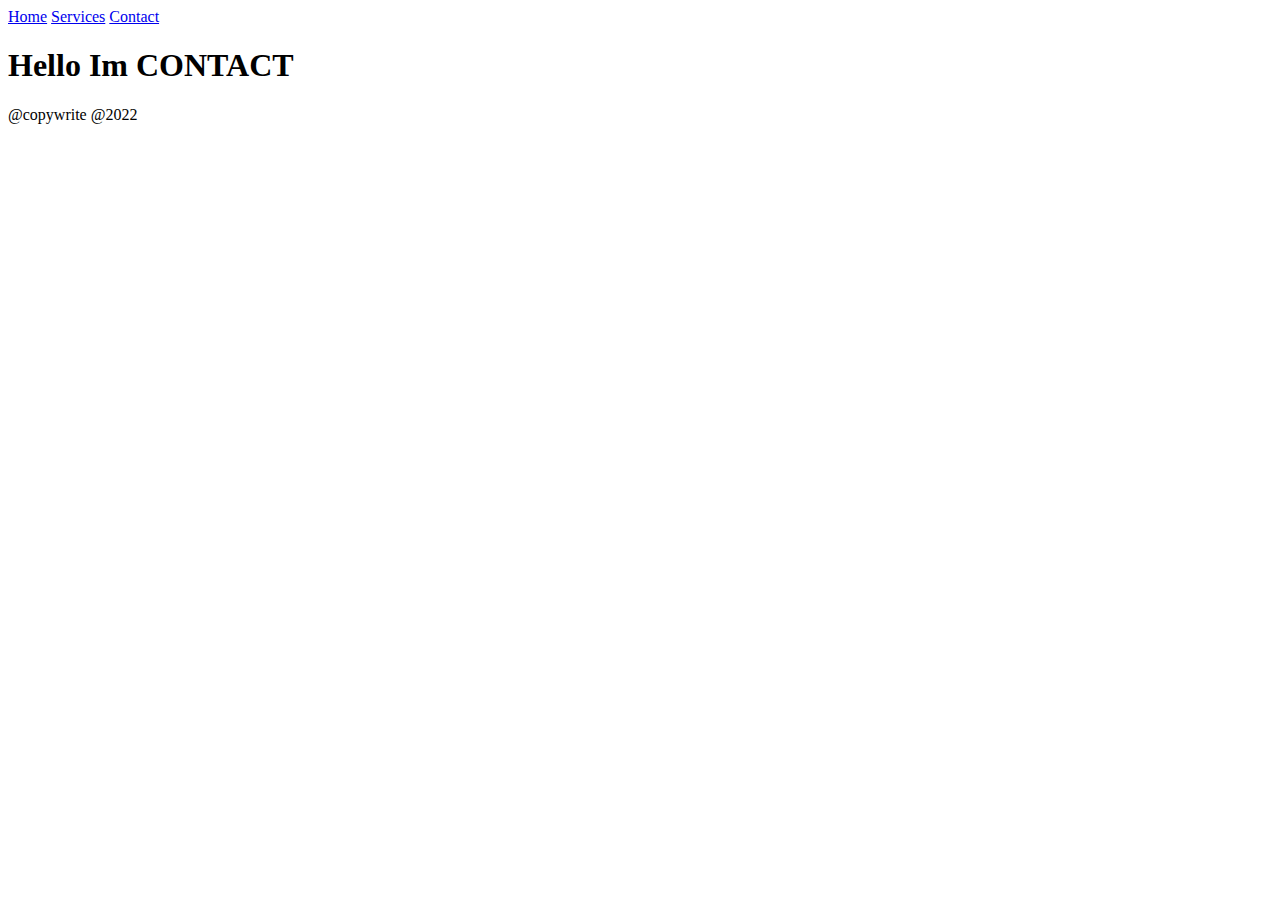
<file: 1-first-html-webpage/contact.html>
<!DOCTYPE html>
<html lang="en">
<head>
    <meta charset="UTF-8">
    <meta http-equiv="X-UA-Compatible" content="IE=edge">
    <meta name="viewport" content="width=device-width, initial-scale=1.0">
    <title>Document</title>
</head>
<body>
      <!-- NAVIGATION -->
      <nav>
        <a href="./index.html">Home</a>
        <a href="./services.html">Services</a>
        <a href="./contact.html">Contact</a>
    </nav>
    <h1>Hello Im CONTACT</h1>

    <footer>
        <p>@copywrite @2022</p>
    </footer>
</body>
</html>
</file>
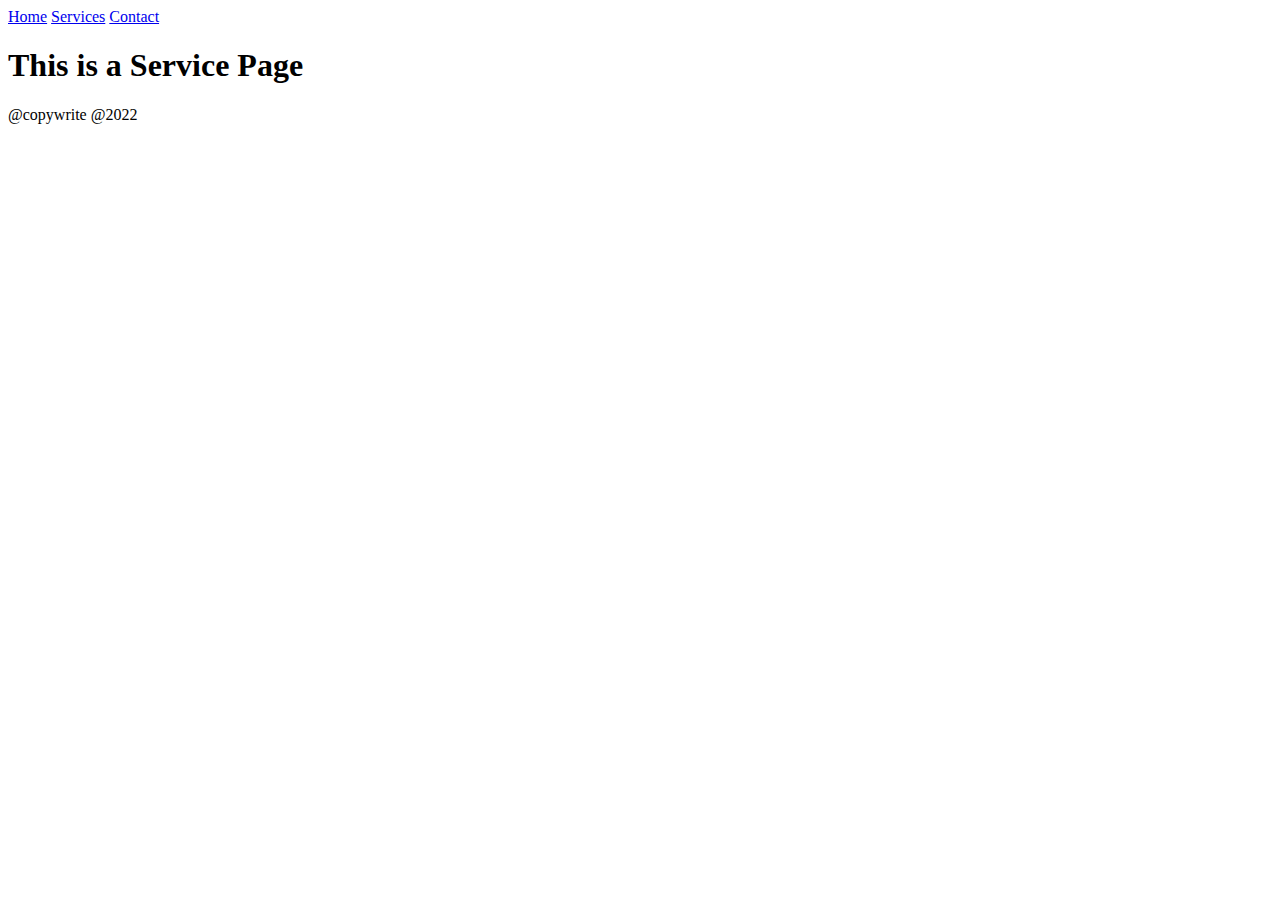
<file: 1-first-html-webpage/services.html>
<!DOCTYPE html>
<html lang="en">
<head>
    <meta charset="UTF-8">
    <meta http-equiv="X-UA-Compatible" content="IE=edge">
    <meta name="viewport" content="width=device-width, initial-scale=1.0">
    <title>Document</title>
</head>
<body>
      <!-- NAVIGATION -->
      <nav>
        <a href="./index.html">Home</a>
        <a href="./services.html">Services</a>
        <a href="./contact.html">Contact</a>
    </nav>
    <h1>This is a Service Page</h1>

    <footer>
        <p>@copywrite @2022</p>
    </footer>
</body>
</html>
</file>
<file: besnik/style.css>
@import url('https://fonts.googleapis.com/css2?family=Poppins:wght@400;500;600;700&display=swap');

*{
    margin: 0px;
    padding: 0px;
    box-sizing: border-box;
}

body{
    font-family: 'Poppins', sans-serif;
}

a{
    text-decoration: none;
}

ul{
    list-style: none;
}

/* Default Style Start*/
.container{
    max-width: 1114px;
    margin: 0px auto;
    padding: 0px 20px;
}

.btn a{
    padding: 8px 15px;
    border-radius: 30px;
    color: #ffffff;
    display: inline-flex;
    align-items: center;
    gap: 10px;
}

.btn.trans a{
    background: rgba(255, 255, 255,0.3);
}

.btn.primary a{
    background-color: #231A36;
}

.section-heading{
    max-width: 600px;
    margin: 0px auto;
    text-align: center;
    margin-bottom: 50px;
}

.section-heading h2{
    margin-bottom: 25px;
    color: #231A36;
}
.section-heading p{
    color: #426666;
}

/* Default Style End*/

/* Heading Styles */
h1{
    font-size: 92px;
    color: #ffffff;
}

h2{
    font-size: 40px;
}

h3{
    font-size: 30px;
}
/* Heading Styles */

/* Header Wrapper Start */

header {
    padding: 15px 0px;
}

.header-wrapper{
    display: flex;
    justify-content: space-between;
    align-items: center;
}

.header-wrapper nav ul{
    display: flex;
    gap: 40px;
}

.header-wrapper nav ul li a {
    color: #ffffff;
}
/* Header Wrapper End */

/* Section Banner Start */
.banner{
    color:#ffffff;
    text-align: center;
    padding: 125px 0px;
}

.header-banner{
    background:url("./img/banner/bg.png");
    background-repeat: no-repeat;
    background-size: cover;
    background-position: center;
}

.banner h1{
    margin: 0px 0px 25px 0px;
}

.banner h1 span,.banner p span{
    display: block;
}

.banner .btn a{
    margin-top: 50px;
    /* display: inline-block; */
}

/* Section Banner End */

/* SECTION CLIENTS START */
.clients{
    padding: 80px 0px;
}
.clients h5{
    color: #B2B7BE;
    font-size: 16px;
    text-align: center;
    margin-bottom: 25px;
}
.clinets-wrapper{
    display: flex;
    align-items: center;
    justify-content: space-between;
    flex-wrap: wrap;
}
.clinets-wrapper img{
    width: 100px;
}

.solution-box-text,.solution-box-img{
    width: 50%;
}
/* SECTION CLIENTS END */


/* SECTION SOLUTION START */
.solutions{
    background-color: #F0F0F0;
    padding: 80px 0px;
}
.solution-wrapper{
    display: flex;
    align-items: center;
    max-width: 750px;
    margin: 0px auto;
}

.solution-wrapper .btn a{
    background-color: transparent;
    color: #111111;
    padding: 8px 0px;
    
}
.solution-wrapper .btn a img{
    filter: invert(1); 
    
}

.solution-wrapper span{
    text-transform: uppercase;
    letter-spacing: 5px;
    color:#B33CDB;
    font-size: 14px;
    font-weight: 700;
}

.solution-wrapper h3{
    color: #1F1F26;
    margin: 15px 0px;
}
.solution-wrapper p{
    color: #426666;
    margin: 15px 0px;
}
.solution-box-img{
    text-align: right;
}

.solutions>div>div:nth-child(3) .solution-box-img{
    text-align: left;
}
.solutions>div>div:nth-child(3) .solution-box-text span{
    color: #FBBA33;
}
.solutions>div>div:nth-child(4) .solution-box-text span{
    color: #DE2879;
}

/* .solutions>div>div:nth-child(4){
    margin-bottom: 0px;
} */

.solution-wrapper:not(.solutions>div>div:nth-child(4)) {
    margin-bottom: 80px;
}
/* SECTION SOLUTION END */


/* Social Media Start*/
.social-media{
    padding: 80px 0px;
    background-color: #231A36;
    color: #ffffff;
}

.social-media h2{
    color: #ffffff;
}

.sm-wrapper{
    display: flex;
    flex-wrap: wrap;
    justify-content: space-between;
}

.sm-wrapper span{
    color: #7B9292;
    display: inline-block;
    margin:5px 0px 0px 0px;
}


/* Social Media End*/


/* Section Nedd Start */
.need{
    padding: 80px 0px;
}

.need-box{
    position: relative;
}

.need-box>img{
    width: 100%;
}

.need-wrapper {
    display: flex;
    justify-content: space-between;
    gap: 25px;
}

.need-wrapper h5{
    font-size: 16px;
    margin-bottom: 15px;
}
.need-wrapper .btn a{
    background-color: transparent;
    color: #B33CDB;
    padding-left: 0px;
}

.need-box-ab{
    background-color: #ffffff;
    width: 80%;
    padding: 10px;
    color: #111111;
    position: absolute;
    bottom: -80.5px;
    left: 0px;
    transition: all .30s;
}

.need-box:hover .need-box-ab{
    background-color: #333333;
    color: #ffffff;
}

.need-box-ab h4{
    font-size: 24px;
}

.need-box-inner{
    display: flex;
    justify-content: space-between;
    
}
/* Section Nedd End */


/* Section happy Start */
.happy{
    padding: 80px 0px;
}

.section-heading h2{
    position: relative;
    display: inline-block;
}

.ab-img{
    position: absolute;
    top: -30px;
    right: -50px;
}

.happy-wrapper{
    display: flex;
    align-items: center;
}

.happy-wrapper>div{
    width: 50%;
}
.happy-wrapper>div p{
    color:#6D6D6D;
    font-size: 22px;
    line-height: 36px;
    font-style: italic;
    margin: 25px 0px;
}


.happy-wrapper>div:last-child{
    text-align: center;
}


/* Section happy End */


/* Section Newsletter Start */
.newsletter-wrapper{
    background: url("./img/newsletter/bg.png");
    background-repeat: no-repeat;
    background-size: cover;
    padding: 50px 0px;
    border-radius: 25px;
    color: #ffffff;
    position: relative;
}
.newsletter .section-heading h2,.newsletter .section-heading p{
    color: #ffffff;
}
.newsletter .btn{
    text-align: center;
}
.newsletter-wrapper>div:last-child img:first-child{
    position: absolute;
    bottom: 50px;
    left: -61px;
    z-index: -1;
}
.newsletter-wrapper>div:last-child img:last-child{
    position: absolute;
    top: 50px;
    right: -61px;
    z-index: -1;
}
/* Section Newsletter End */

/* Footer Section Start */
footer{
    padding: 50px 0px;
}
footer img{
    filter: invert(1);
}

.footer-wrapper{
    display: flex;
    justify-content: space-between;
    padding-bottom: 50px;
    border-bottom: 1px solid grey;
}

.footer-wrapper ul{
    display: flex;
    gap: 25px;
}

.cp-write{
    text-align: center;
    margin-top: 30px;
}
/* Footer Section End */


/* Responsive Start */
@media only screen and (max-width: 768px){
    header .btn, nav{
        display: none;
    }

    .banner {
        padding: 80px 0px;
    }

    h1{
        font-size: 50px;
    }

    .clinets-wrapper img{
        width: 30%;
    }

    .solution-wrapper{
        flex-direction: column;
    }

    .solution-box-text, .solution-box-img{
        width: 100%;
        text-align: center !important;
    }

    .solutions>div>div:nth-child(3){
        flex-direction: column-reverse;
    }

    .solution-box-text{
        margin-bottom: 50px;
    }

    .sm-wrapper div{
        width: 50%;
        text-align: center;
    }

    .sm-wrapper div:first-child, 
    .sm-wrapper div:nth-child(2){
        margin-bottom: 20px;
    }

    .need-wrapper{
        flex-direction: column;
        width: 80%;
        margin: 0 auto;
    }

    .need-wrapper>div:not(.need-wrapper>div:last-child){
        margin-bottom: 80px;
    }

    .happy-wrapper{
        flex-direction: column;
    }
    .happy-wrapper>div{
        width: 100%;
        text-align: center;
    }

    .happy-wrapper>div:first-child{
        margin-bottom: 50px;
    }

    .footer-wrapper{
        flex-direction: column;
        align-items: center;
        gap: 50px;
    }

    .footer-wrapper img{
        width: 150px;
    }
    

}

@media only screen and (max-width: 998px){
    .need-box-ab{
        width: 100%;
    }
}


@media only screen and (max-width: 1200px){
    .need-box-inner h4{
        font-size: 18px;
    }
    .need-box-inner span{
        font-size: 14px;
    }
}


/* Hello */

/* Responsive End */
</file>
<file: css/style.css>
*{
  margin: 0px;
  box-sizing: border-box;
}

body{
    background-color: #efefef;
    color: #333333;
    font-family: 'Montserrat', sans-serif;
    font-size: 20px;
    font-weight:normal;
    /* SAME AS ABOVE */
    /* font: normal 16px Arial, Helvetica, sans-serif; */
    line-height: 1.6;
    /* margin: 0px; */
}


/* In CSS, the term "box model" is used when talking about design and layout.

The CSS box model is essentially a box that wraps around every HTML element.
 It consists of: margins, borders, padding, and the actual content. */

.container{
    width: 80%;
    margin: 0px auto;
}

.box{
  background-color: rgb(61, 61, 61); 
  color: white;
  border: 3px solid blue;
  /* border-top: 5px solid blue;
  border-right: 15px dashed red;
  border-left: 25px dotted green;
  border-bottom: 35px double yellow; */
  /* padding-top: 70px;
  padding-left: 100px;
  padding-right: 150px;
  padding-bottom: 180px; */
  padding: 50px;
  /* margin-top: 70px;
  margin-left: 100px;
  margin-right: 120px;
  margin-bottom: 150px; */
  /* margin: 50px; */

  /* TOP > RIGHT > BOTTOM > LEFT */
  /* margin: 50px 70px 80px 100px; */

  /* TOP & BOTTOM > LEFT & RIGHT */
  /* margin: 50px 100px; */
}

/* .box h1{
    margin: 0px;
}
.box p{
    margin: 0px;
} */
.heading{
  font-size: 35px;
  margin-bottom: 30px;
}

.categories{
  padding: 50px 0px;
}

.categories ul{
  padding: 0px;
  list-style: none;
}

.categories ul{
  border: solid 1px #333;
  border-radius: 15px;
}

.categories ul li{
   padding: 10px 15px;
   border-bottom: solid 1px #333;
}

.no-border{
  border-bottom: none !important;
}


/* FORM START */
.my-form .form-group{
  padding-bottom: 15px;
}

.form-group label {
  display: block;
}

.my-form input[type="text"],.my-form input[type="email"],textarea{
  padding: 8px;
  width: 100%;
}

textarea{
  height: 150px;
}

.my-form input[type="submit"]{
  background-color: #111111;
  color: #ffffff;
  padding: 10px 15px;
  border: none;
}

/* FORM END */

.three-box{
  padding: 50px 0px;
}

.block{
  float: left;
  width: 30%;
  border: 1px solid grey;
  padding: 10px;
  margin: 15px;
}

.clr{
  clear: both;
}


.pos-box{
  width: 500px;
  height: 500px;
  background-color: blue;
  /* margin: 0px auto; */
  position: relative;
  /* top: 50px;
  left: 50px; */
}

.pos-box-child-1{
  width: 100px;
  height: 100px;
  background-color: red;
  position: absolute;
  top: 0px;
  left: 0px;
}

.pos-box-child-2{
  width: 100px;
  height: 100px;
  background-color: #47fe1e;
  position: fixed;
  bottom: 0px;
  right: 0px;
}

.pos-box-child-3{
  position: absolute;
  width: 100px;
  height: 100px;
  background-color: yellow;
  top: 0px;
  right: 0px;
}










/* .box-size-1{
  width: 200px;
  height: 200px;
  border: 2px solid blue;
  margin-bottom: 50px;
  padding: 50px;
}

.box-size-2{
  width: 200px;
  height: 200px;
  border: 2px solid blue;
  padding: 50px;
  box-sizing: border-box;
} */
</file>
<file: flex-webpage/style.css>
*{
    margin: 0px;
    padding: 0px;
    box-sizing: border-box;
}

ul{
    list-style: none;
}

a{
    text-decoration: none;
}


body{
    font-family: 'Montserrat', sans-serif;
}

.container{
    width: 80%;
    margin: 0px auto;
}

/* HEADER START */
header{
    background-color: #750DB5;
}
.header-wrapper{
    display: flex;
    justify-content: space-between;
    align-items: center;
    padding: 20px 0px;
}
.header-wrapper h4{
    font-size: 32px;
    color: #ffffff;
}

.header-wrapper ul {
  display: flex;
   gap: 20px;
}

.header-wrapper ul li a{
    color: #ffffff;
}
/* .header-wrapper ul li{
    margin-right: 15px;
} */

/* .header-wrapper ul li:last-child{
    margin: 0px;
} */

/* HEADER END */


/* BANNER SECTION START */
.banner{
    padding: 80px 0px;
}
.banner-wrapper{
    display: flex;
    justify-content: space-between;
    align-items: center;
}

.banner-wrapper h1{
    font-size: 48px;
    margin-bottom: 15px;
    color: #2B2B2B;
    line-height: 1.7;
}
.banner-wrapper h1 span{
    color: #3d00e6;
}

.banner-wrapper p{
    margin-bottom: 50px;
    font-size: 18px;
    color: #505050;
}

.banner-btn{
    display: flex;
    gap: 40px;
}

.banner-btn a{
    padding: 15px 30px;
    background-color: #FFA92C;
    color: #ffffff;
    font-size: 18px;
    border-radius: 8px;
    font-weight: 600;
}

.banner-btn a:last-child{
    background-color: transparent;
    color: #111111;
}
/* BANNER SECTION END */

/* JOB SECTION START */
.jobs{
    padding: 50px 0px;
}
.jobs-wrapper{
    display: flex;
    justify-content: space-between;
}

.jobs h2{
    font-size: 35px;
    margin-bottom: 35px;
}

.job-box{
    width: 31%;
    padding: 20px;
    color: #ffffff;
    border-radius: 12px;
}

.job-box img{
    margin-bottom: 20px;
}

.job-box h4{
    font-size: 28px;
    margin-bottom: 10px;
}

.job-box p{
    margin: 12px 0px 20px 0px;
}

.jobs-btn a{
    padding: 8px 12px;
    border: 2px solid rgb(12, 12, 12);
    color: #ffffff;
    border-radius: 8px;
    transition: all 1s;
}

.jobs-btn a:hover{
  background-color: #FFA92C;
  border: 2px solid rgb(255, 255, 255);
  color: #181818;
}

.jobs-btn {
    display: flex;
    align-items: center;
    gap: 15px;
}

.jobs-wrapper .job-box:first-child{
    background-color: #2c4854;
}
.jobs-wrapper .job-box:nth-child(2){
    background-color: #68313b;
}
.jobs-wrapper .job-box:last-child{
    background-color: #432555;
}
/* JOB SECTION END */

/* FOOTER SECTION START */
footer {
    padding: 20px 0px;
    background-color: #cecece;
}

footer p{
    font-size: 20px;
    color: #4254F4;
    text-align: center;
    font-weight: 500;
}


/* FOOTER SECTION END */
</file>
<file: flex/style.css>
.flex-parent{
    display: flex;
    /* justify-content: flex-start; */
    /* justify-content: center; */
    /* justify-content: flex-end; */
    justify-content: space-between;
    /* justify-content: space-around; */
    /* justify-content: space-evenly; */
    /* align-items: flex-start; */
    /* align-items: center; */
    /* align-items: flex-end; */

    /* flex-wrap: nowrap; */
    /* flex-wrap: wrap; */

    /* flex-direction: row; */
    /* flex-direction: row-reverse; */

    /* flex-direction: column; */
    /* flex-direction: column-reverse; */
    height:800px;
    gap: 15px;
}

.flex-child{
    width: 200px;
    /* flex-basis: 200px; */
    /* flex-grow: 1; */
    /* flex-shrink: 1; */
    height: 200px;
    background-color: blue;
    color: #ffffff;
    font-size: 20px;
}

.flex-parent div:first-child{
    /* flex-grow: 1; */
    /* flex-shrink: 1; */
    /* align-self: flex-start; */
    order: 2;
}
.flex-parent div:nth-child(2){
    /* flex-grow: 2; */
    /* flex-shrink: 2; */
    /* align-self: center; */
    order: 3;
}
.flex-parent div:last-child{
    /* flex-grow: 3; */
    /* flex-shrink: 3; */
    /* align-self: flex-end; */
    order: 1;
}
</file>
<file: podcast/css/style.css>
@import url("https://fonts.googleapis.com/css2?family=Montserrat+Alternates:wght@300;400;500;600;700;800;900&display=swap");
* {
  margin: 0px;
  padding: 0px;
  box-sizing: border-box;
}

ul {
  list-style: none;
}

a {
  text-decoration: none;
}

body {
  font-family: "Montserrat Alternates", sans-serif;
}

h1 {
  font-size: 65px;
  font-weight: 700;
}

h2 {
  font-size: 40px;
  font-weight: 700;
}

h3 {
  font-size: 25px;
  font-weight: 700;
}

h4 {
  font-size: 16px;
}

.container {
  max-width: 1100px;
  margin: 0px auto;
  padding: 0px 15px;
}

.btn, .btn-solid {
  padding: 8px 15px;
  color: #000000;
  border: 1px solid #000000;
  border-radius: 8px;
  transition: all 0.4s;
}
.btn:hover, .btn-solid:hover {
  color: #ffffff;
  background-color: #000000;
  box-shadow: 5px 5px #c0c0c0;
}

.btn-solid {
  background-color: #000000;
  color: #ffffff;
  display: inline-block;
  transition: all 0.4s;
}
.btn-solid:hover {
  box-shadow: 5px 5px #c0c0c0;
}

header {
  background-color: #F7EDE8;
  padding: 20px 0px;
}
header .header-wrapper {
  display: flex;
  justify-content: space-between;
  align-items: center;
}
header .header-wrapper > div:first-child {
  display: flex;
  justify-content: space-between;
  align-items: center;
  width: 40%;
}
header .header-wrapper > div:first-child ul {
  display: flex;
  gap: 30px;
}
header .header-wrapper > div:first-child ul li a {
  color: #000000;
  font-weight: 700;
}
header .header-wrapper > div:last-child {
  display: flex;
  gap: 35px;
}
header .header-wrapper > div > ul > li:last-child {
  position: relative;
}
header .header-wrapper > div > ul > li:last-child:hover ul {
  opacity: 1;
  top: 20px;
  pointer-events: all;
}
header .header-wrapper > div > ul > li:last-child ul {
  pointer-events: none;
  opacity: 0;
  position: absolute;
  flex-direction: column;
  gap: 0px;
  width: 300px;
  top: 50px;
  left: 0px;
  background-color: rgb(244, 244, 244);
  transition: all 0.3s;
}
header .header-wrapper > div > ul > li:last-child ul li a {
  padding: 15px;
  display: block;
}
header .header-wrapper > div > ul > li:last-child ul li a:hover {
  background-color: rgb(223, 223, 223);
}
@media screen and (max-width: 768px) {
  header .header-wrapper > div:last-child {
    display: none;
  }
  header .header-wrapper header {
    display: none;
  }
}

.banner {
  padding: 80px 0px;
  text-align: center;
  background-color: #F7EDE8;
}
.banner .banner-wrapper {
  position: relative;
}
.banner span {
  color: #CD4631;
  display: block;
  margin-bottom: 35px;
}
.banner p {
  margin-bottom: 35px;
}
.banner .btn-solid {
  padding: 20px 50px;
}
.banner .hang-img > :first-child {
  position: absolute;
  top: 50%;
  transform: translateY(-50%);
  left: 0%;
}
.banner .hang-img > :last-child {
  position: absolute;
  top: 50%;
  transform: translateY(-50%);
  right: 50px;
}
.banner .banner-img {
  display: flex;
  justify-content: space-between;
  align-items: center;
  margin-top: 80px;
}
.banner .banner-img div {
  width: 30%;
  position: relative;
}
.banner .banner-img div img {
  width: 100%;
}
.banner .banner-img div h3 {
  position: absolute;
  left: 10px;
  bottom: 25px;
  color: #81ADC8;
}
.banner .banner-img .banner-icon {
  display: flex;
  align-items: center;
  gap: 15px;
  position: absolute;
  top: 15px;
  right: 20px;
}
.banner .banner-img .banner-icon img {
  width: 25px;
}
@media screen and (max-width: 768px) {
  .banner .banner-img {
    flex-direction: column;
    gap: 30px;
  }
  .banner .banner-img div {
    width: 60%;
  }
  .banner .banner-img h3 {
    font-size: 25px;
  }
  .banner .hang-img img {
    width: 100px;
    opacity: 0.5;
  }
}
@media screen and (max-width: 800px) {
  .banner h3 {
    font-size: 20px;
  }
}
.banner .supported {
  margin-top: 80px;
  display: flex;
  justify-content: space-between;
  align-items: center;
  padding: 30px;
  border-top: 1px solid #000000;
  border-bottom: 1px solid #000000;
}
.banner .supported img {
  width: 120px;
}/*# sourceMappingURL=style.css.map */
</file>
<file: responsive/style.css>
*{
    margin: 0px;
    padding: 0px;
    box-sizing: border-box;
}

.box{
    padding: 20px;
    display: flex;
    justify-content: space-between;
}

.box div{
    width: 300px;
    height: 300px;
    background-color: orange;
}


@media only screen and (max-width: 1000px){
    .box div:first-child{
        background-color: green;
    }
}

@media only screen and (max-width: 800px){
    .box div:nth-child(2){
        background-color: rgb(9, 232, 9);
    }
}

@media only screen and (max-width: 700px){
    .box div:last-child{
        background-color: rgb(15, 255, 15);
    }
}

@media only screen and (min-width: 1300px){
    .box div:first-child{
        background-color: red;
    }
}
@media only screen and (min-width: 1500px){
    .box div:nth-child(2){
        background-color: rgb(190, 15, 15);
    }
}
@media only screen and (min-width: 1700px){
    .box div:last-child{
        background-color: rgb(49, 3, 3);
    }
}
</file>
<file: selector/style.css>
h1{
    color: red;
}

/* .parent ul li:first-child{
    color: red;
}

.parent ul li:nth-child(2){
    color: green;
}
.parent ul li:nth-child(3){
    color: rgb(0, 92, 128);
}

.parent ul li:last-child{
    color: #120185;
} */

/* .parent ul li:nth-child(2n + 1){
    color: green;
} */

div div:first-of-type{
    color: red;
}
div div:last-of-type{
    color: #1500ff;
}

div p:first-of-type{
    color: #0dff00;
}
div p:nth-of-type(2){
    color: #ff0095;
}


button{
    margin-top: 50px;
    background: blue;
    color: #ffffff;
    border: none;
    border-radius: 0px;
    padding: 15px 35px;
    transition:all 2s;
}

button:hover{
    background: rgb(255, 13, 0);
    border-radius: 15px;
}

.width{
    width: 200px;
    height: 200px;
    background-color: green;
    margin: 50px 0px;
    border-radius: 50%;
    transition:all 2s;
}

.width p{
    display: none;
    transition:all 2s 1s;
}

.width:hover p{
    display: block;
}

.width:hover{
    border-radius: 0%;
}
</file>
<file: flex-res/flex-webpage/style.css>
*{
    margin: 0px;
    padding: 0px;
    box-sizing: border-box;
}

ul{
    list-style: none;
}

a{
    text-decoration: none;
}


body{
    font-family: 'Montserrat', sans-serif;
}

.container{
    width: 80%;
    margin: 0px auto;
}

/* HEADER START */
header{
    background-color: #750DB5;
}
.header-wrapper{
    display: flex;
    justify-content: space-between;
    align-items: center;
    padding: 20px 0px;
}
.header-wrapper h4{
    font-size: 32px;
    color: #ffffff;
}

.header-wrapper ul {
  display: flex;
   gap: 20px;
}

.header-wrapper ul li a{
    color: #ffffff;
}
/* .header-wrapper ul li{
    margin-right: 15px;
} */

/* .header-wrapper ul li:last-child{
    margin: 0px;
} */

/* HEADER END */


/* BANNER SECTION START */
.banner{
    padding: 80px 0px;
}

.banner-wrapper {
    display: flex;
    justify-content: space-between;
    align-items: center;
}

.child-1,.child-2{
    width: 50%;
}

.child-2 img{
    width: 100%;
}

.banner-wrapper h1{
    font-size: 48px;
    margin-bottom: 15px;
    color: #2B2B2B;
    line-height: 1.7;
}

.banner-wrapper h1 span{
    display: block;
   
}

.blue{
    color: #3d00e6; 
}
.banner-wrapper p{
    margin-bottom: 50px;
    font-size: 18px;
    color: #505050;
}

.banner-btn{
    display: flex;
    gap: 40px;
}

.banner-btn a{
    padding: 15px 30px;
    background-color: #FFA92C;
    color: #ffffff;
    font-size: 18px;
    border-radius: 8px;
    font-weight: 600;
}

.banner-btn a:last-child{
    background-color: transparent;
    color: #111111;
}
/* BANNER SECTION END */


/* The JOB SECTION START */
.the-jobs{
    padding: 80px 0px;
}
.the-jobs h2{
    font-size: 35px;
    margin-bottom: 50px;
}

.the-job-wrapper{
    display: flex;
    gap: 25px;
}


.job-box {
    padding: 25px;
    border-radius: 15px;
    color: #ffffff;
}

.the-job-wrapper .job-box:first-child{
    background-color: #36748f;
}
.the-job-wrapper .job-box:nth-child(2){
    background-color: #78333f;
}
.the-job-wrapper .job-box:last-child{
    background-color: #49265e;
}

.job-box h4{
  font-size: 25px;
  margin:15px 0px 10px 0px;
}

.job-box p{
    margin: 15px 0px;
}

.job-btn{
    display: flex;
    gap: 20px;
    align-items: center;
}

.job-btn a{
    padding: 8px 15px;
    color: #ffffff;
    border: 2px solid #ffffff;
    border-radius: 10px;
    transition: all 1s;
}

.job-btn a:hover{
    color: #111111;
    border: 2px solid #111111;
    background-color: #FFA92C;
}

/* The JOB SECTION END */

/* FOOTER START */
footer{
    text-align: center;
    background-color: rgb(208, 208, 208);
    padding: 20px 0px;
}
footer p{
  font-size: 18px;
  font-weight: 500;
  color: #4254F4;
  
}
/* FOOTER END */


@media only screen and (max-width: 1200px){
    .banner-wrapper h1{
        font-size: 35px;
    }

    .the-job-wrapper{
        flex-direction: column;
    }

    .job-box{
        padding: 15px;
    }

    .job-box h4{
        font-size: 22px;
    }

    .job-btn a{
        padding: 8px 10px;
        font-size: 12px;
    }
}


@media only screen and (max-width: 998px){
    .banner-wrapper {
        flex-direction: column;
        text-align: center;
    }
    .child-1, .child-2{
        width: 100%;
    }

    .banner-wrapper h1 span{
        display: inline;
    }

    .banner-btn{
        justify-content: center;
        margin-bottom: 25px;
    }
}


@media only screen and (max-width: 576px){
    .logo h4{
        font-size: 16px;
    }

    .banner-btn a{
        padding: 15px;
    }

    .container{
        width: 90%;
    }

    .header-wrapper ul {
        gap: 10px;
    }

    .the-job-wrapper .job-box:first-child{
        order: 2;
    }
    .the-job-wrapper .job-box:nth-child(2){
        order: 1;
    }
    .the-job-wrapper .job-box:last-child{
        order: 3;
    }
}
</file>
